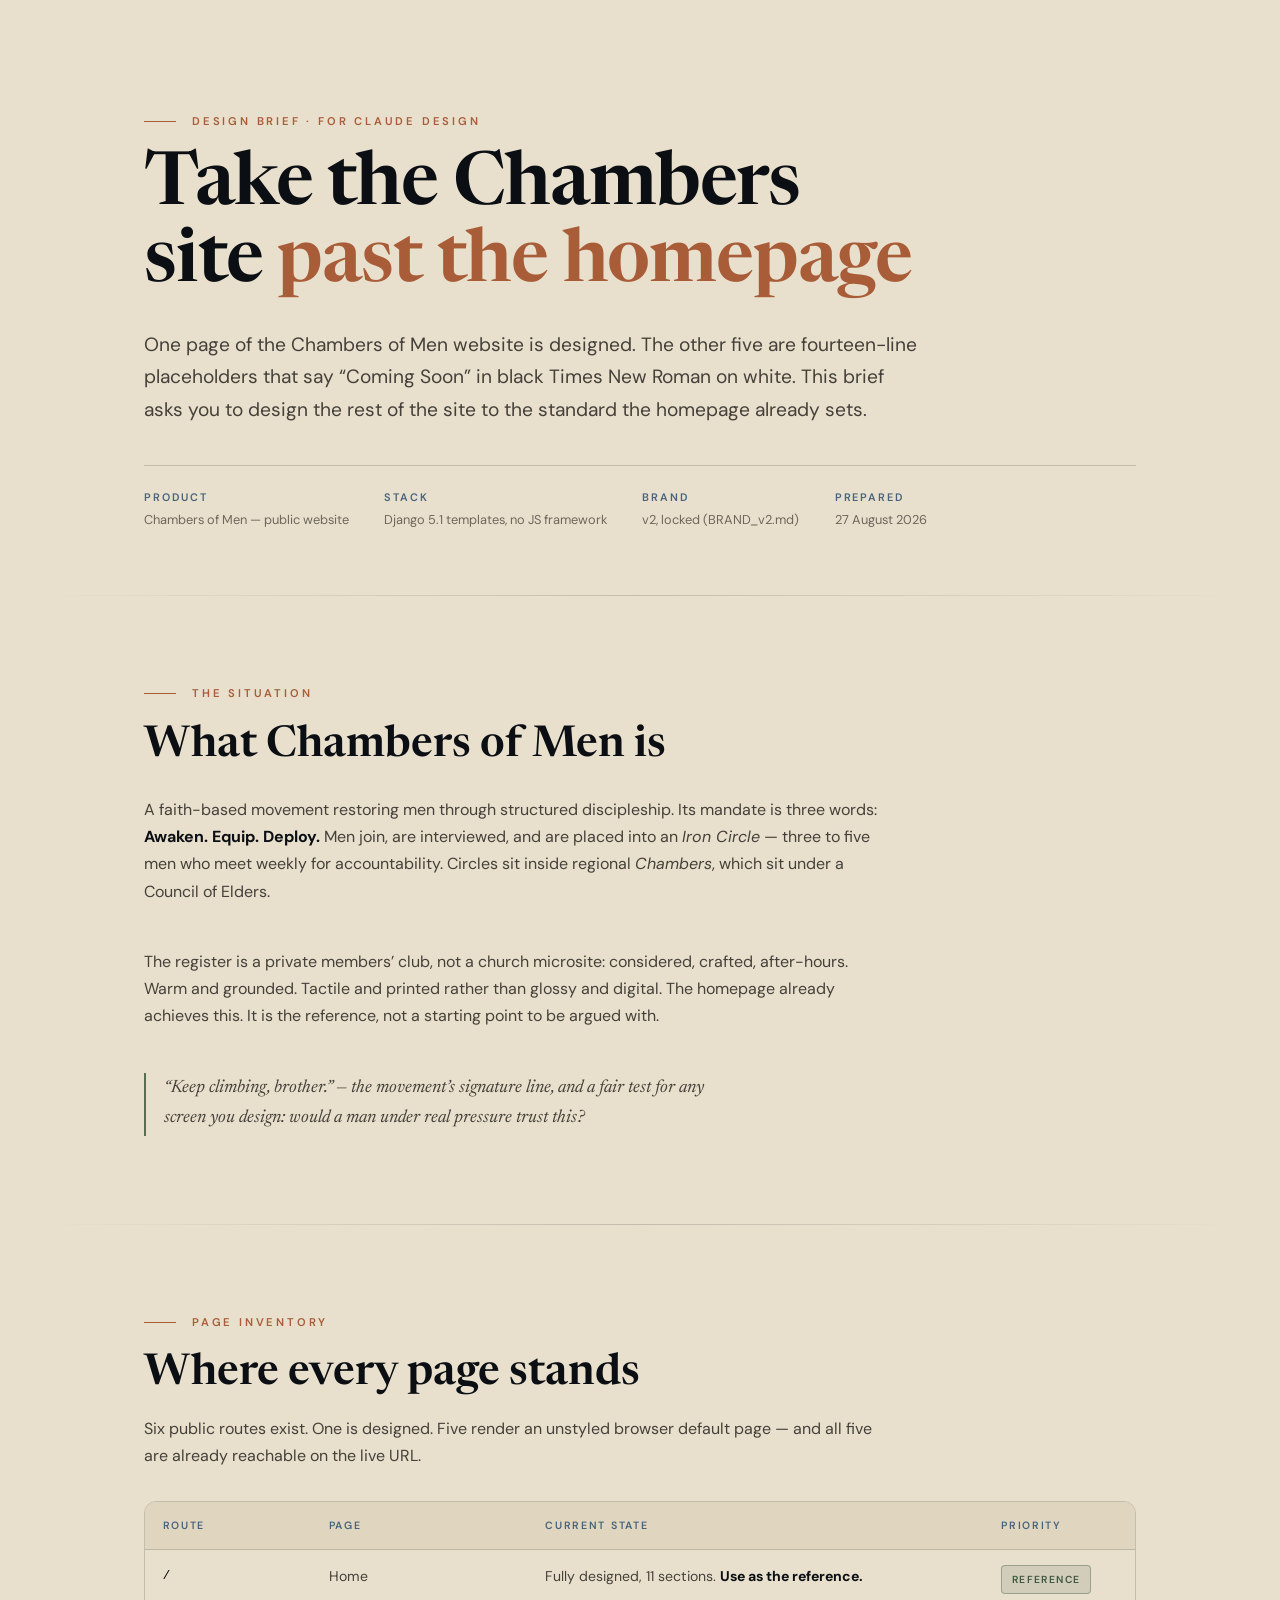
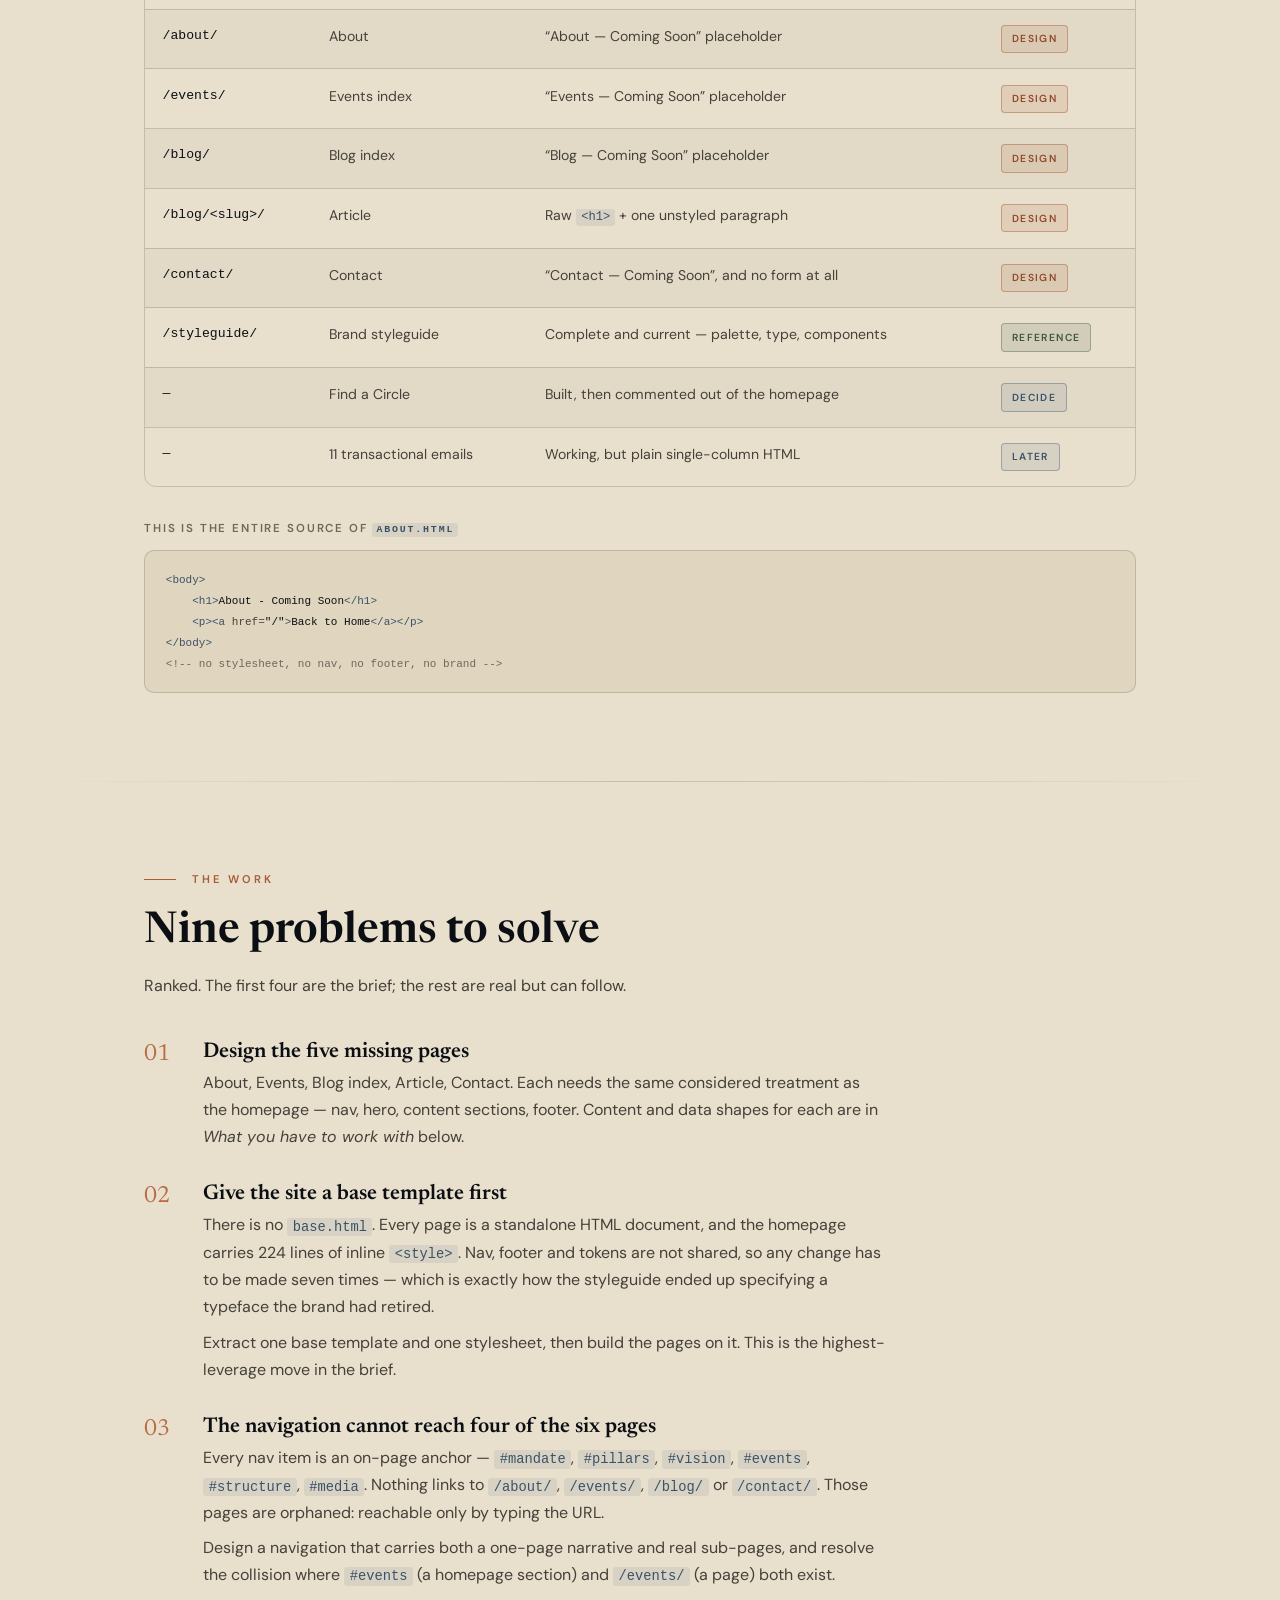
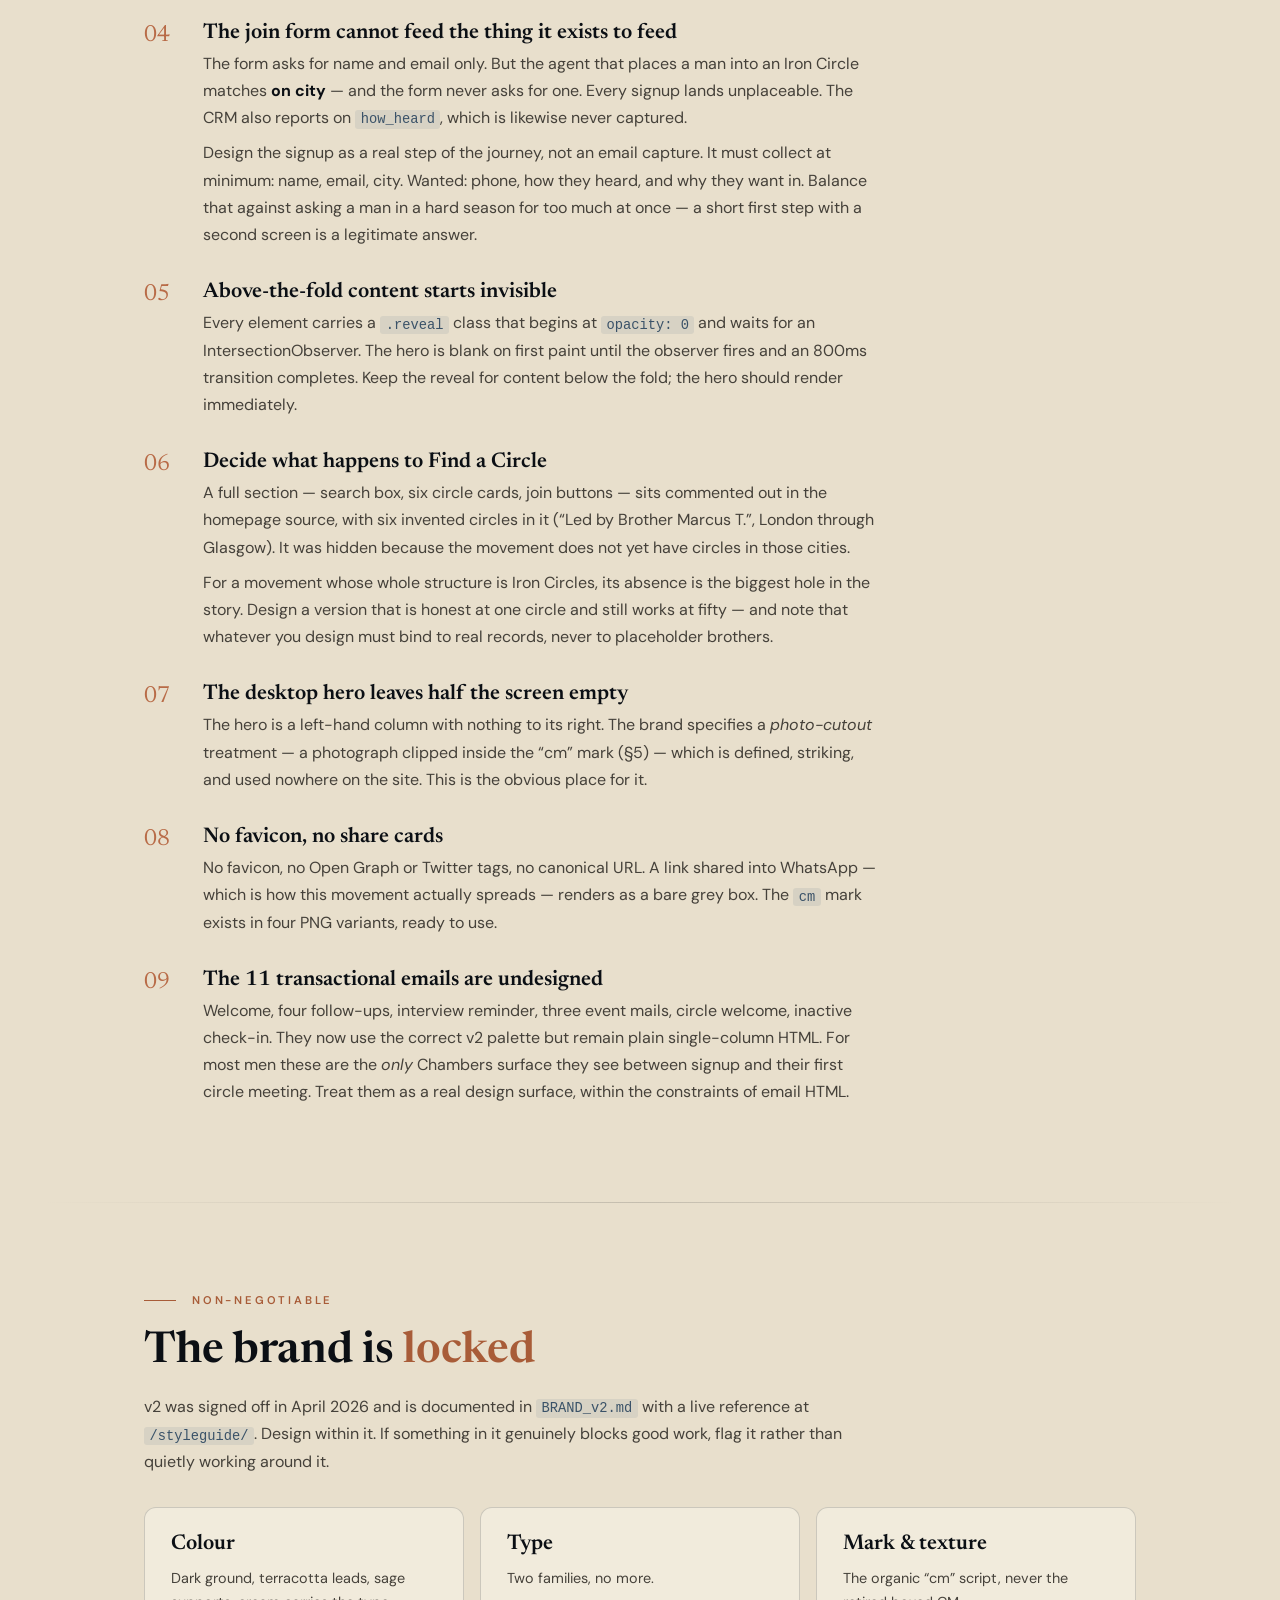
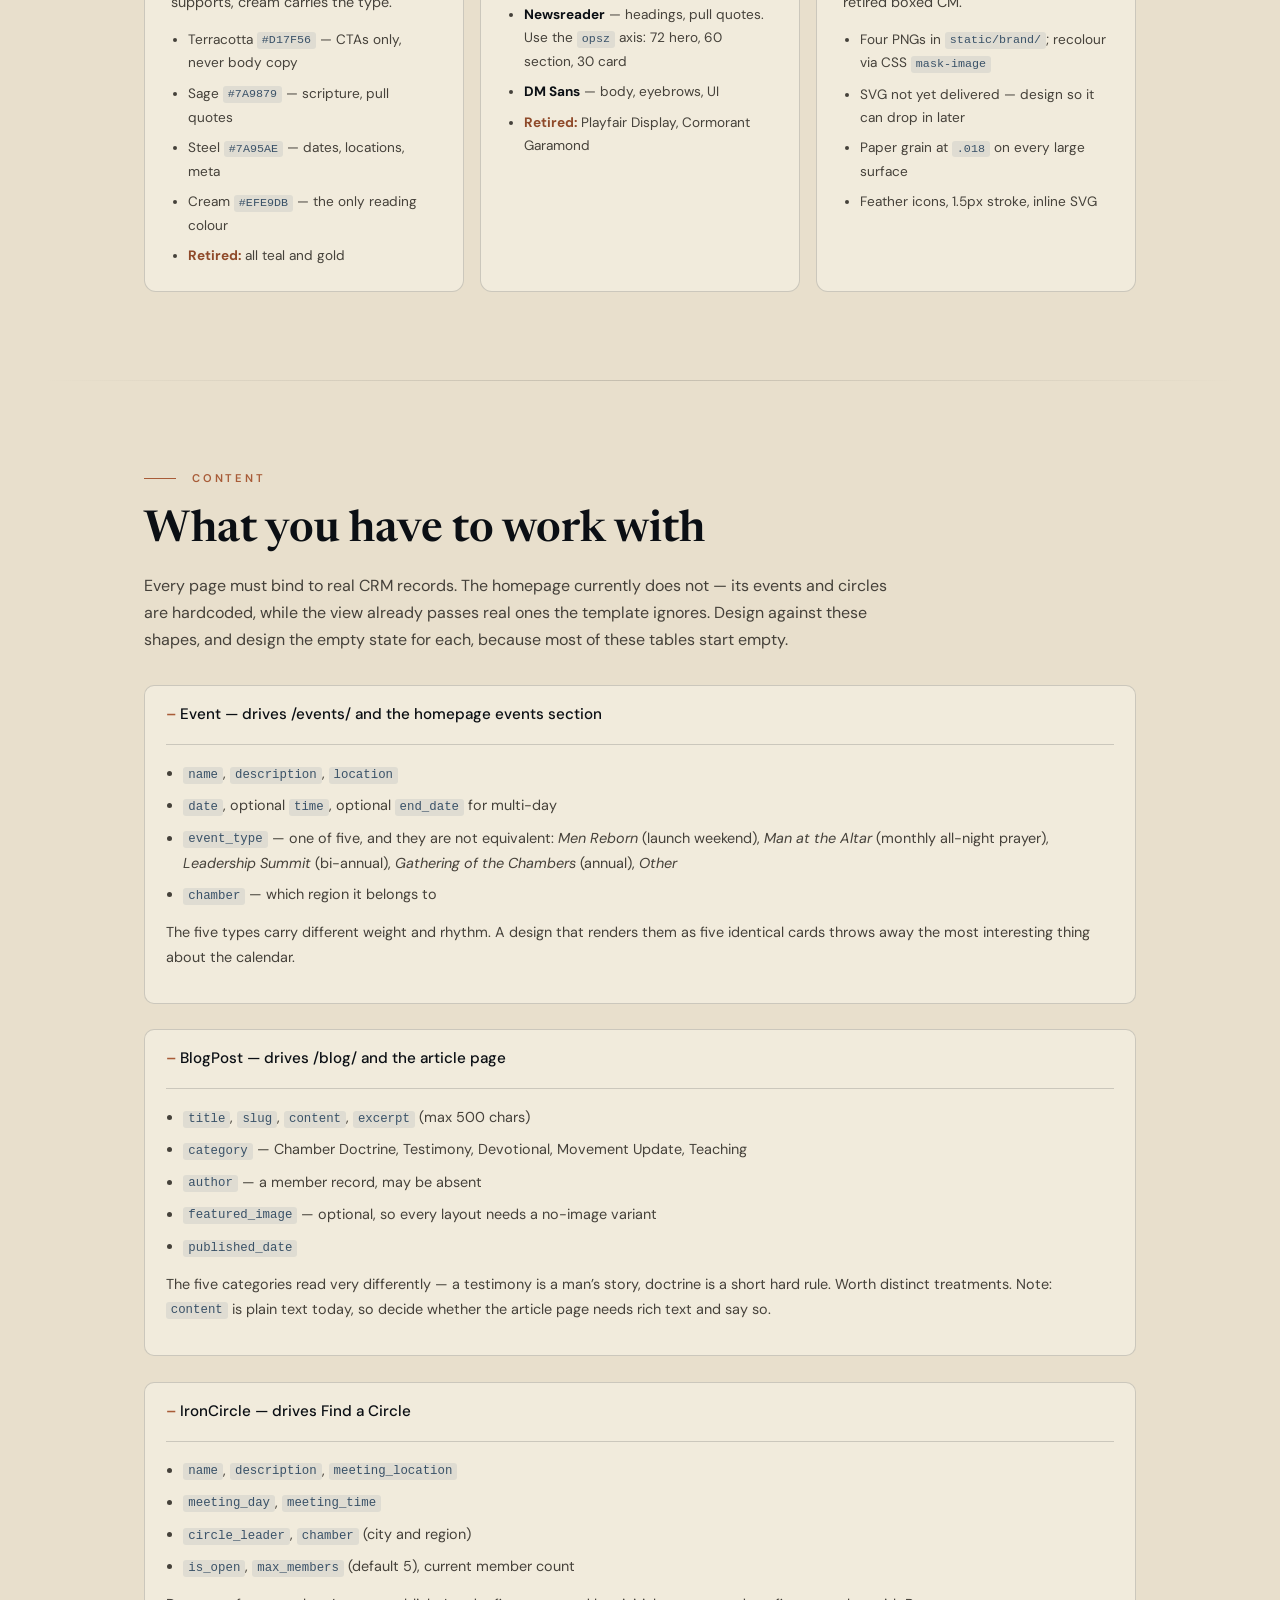
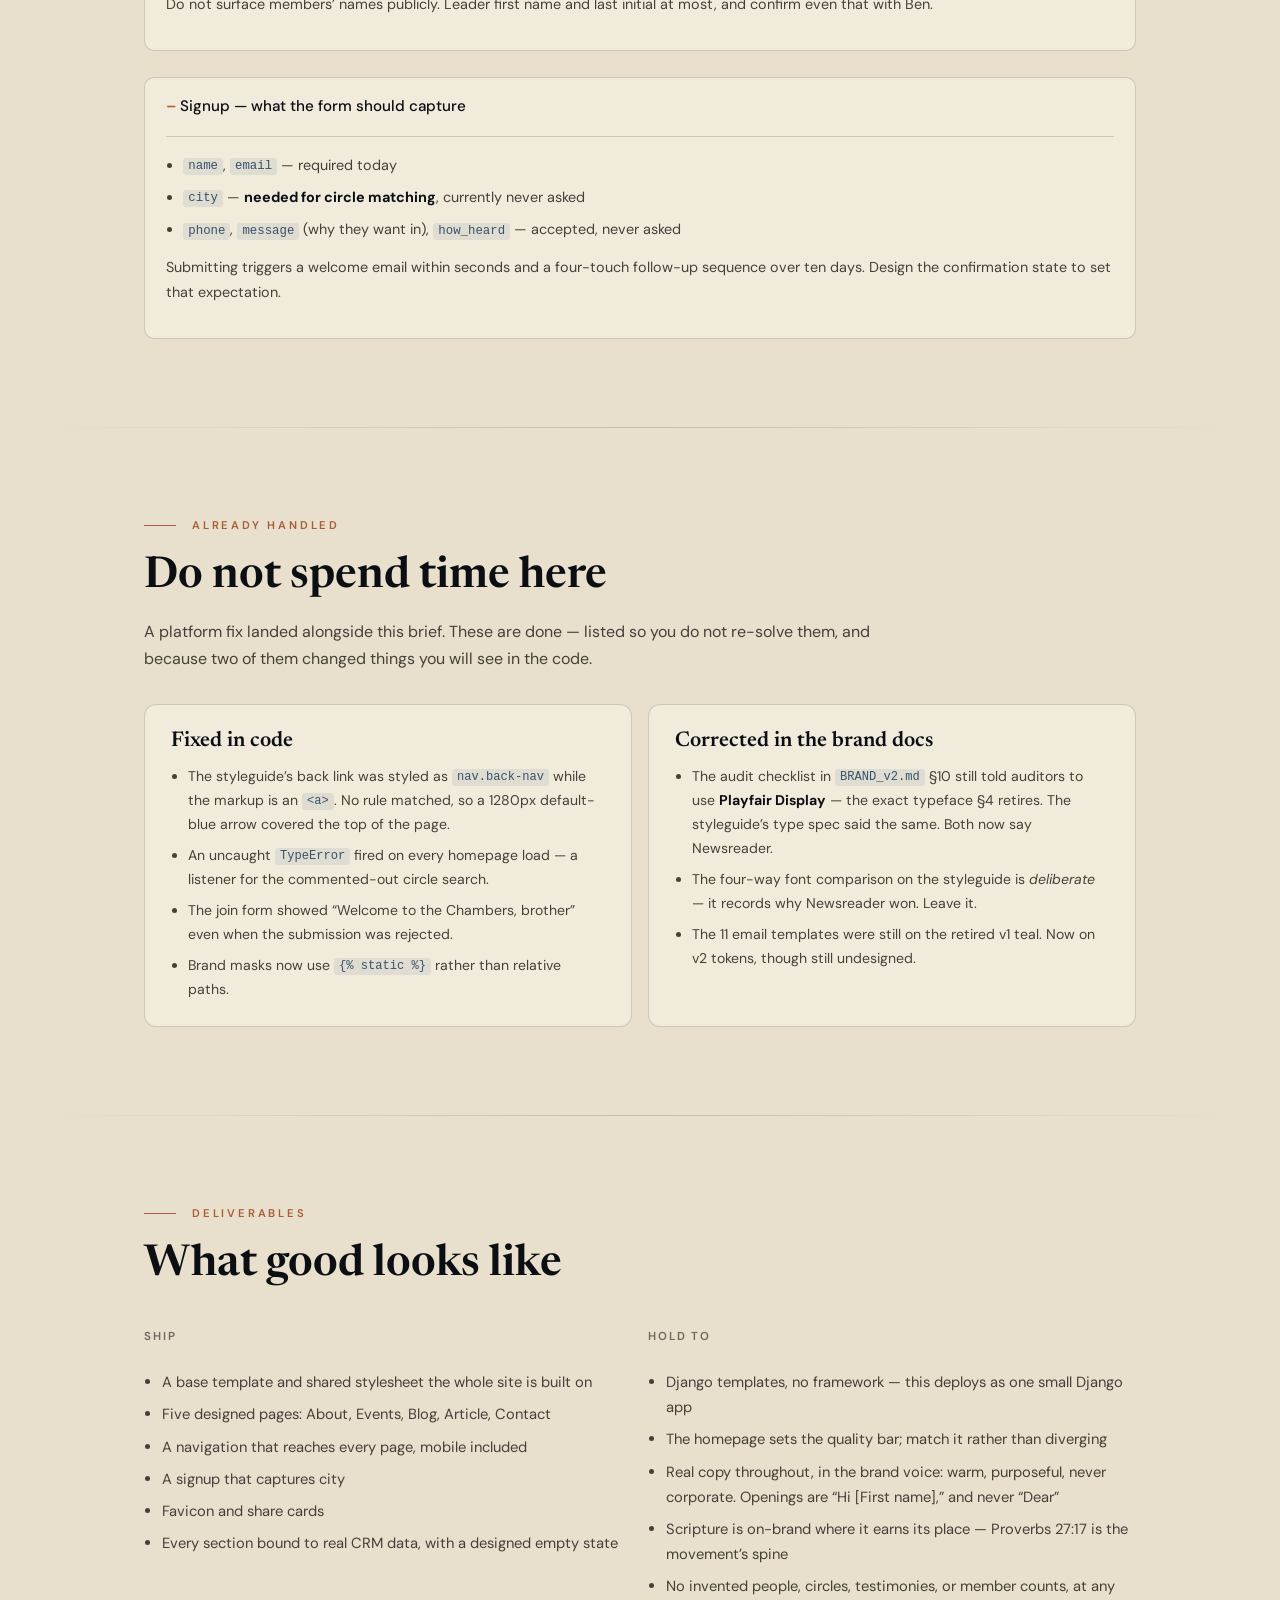
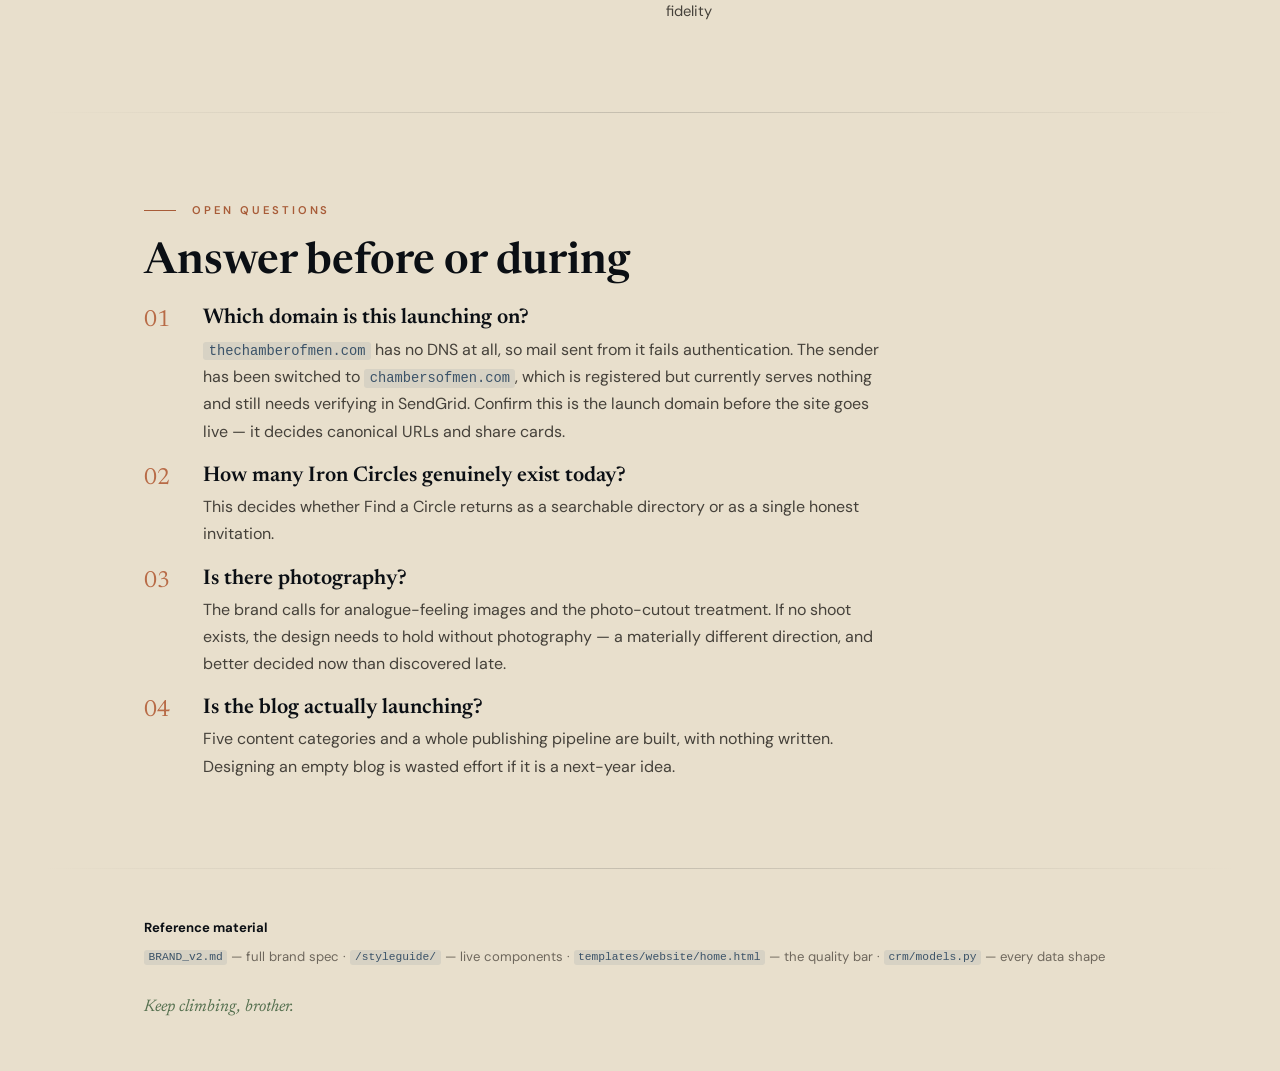
<file: docs/design-brief-paper.html>
<!DOCTYPE html>
<html lang="en">
<head>
<meta charset="utf-8">
<title>Chambers of Men Website Brief</title>
<link rel="preconnect" href="https://fonts.googleapis.com">
<link rel="preconnect" href="https://fonts.gstatic.com" crossorigin>
<link href="https://fonts.googleapis.com/css2?family=Newsreader:ital,opsz,wght@0,6..72,200..800;1,6..72,200..800&family=DM+Sans:ital,opsz,wght@0,9..40,300..700;1,9..40,300..400&display=swap" rel="stylesheet">

<style>
  /* ------------------------------------------------------------------
     Chambers of Men v2 tokens — verbatim from BRAND_v2.md §3.
     This brand deliberately commits to a single dark "members-club"
     world (§3: "the members-club mood lives in the dark"), so this page
     is single-theme by design and paints every colour explicitly.
     ------------------------------------------------------------------ */
  :root {
    --bg-deep: #0B0F14;
    --bg-base: #11161C;
    --bg-surface: #181F28;
    --bg-elevated: #1F2731;

    --terracotta: #D17F56;
    --terracotta-light: #E39972;
    --terracotta-dim: #B86B47;
    --terracotta-glow: rgba(209,127,86,.15);

    --sage: #7A9879;
    --sage-light: #94AB93;
    --sage-dim: #5F7A5E;
    --sage-glow: rgba(122,152,121,.14);

    --steel: #7A95AE;
    --steel-light: #A8C5DE;
    --steel-glow: rgba(122,149,174,.10);

    --cream: #EFE9DB;
    --text-primary: #EFE9DB;
    --text-secondary: #A8B0B8;
    --text-dim: #6B737C;

    --border: rgba(239,233,219,.08);
    --border-hover: rgba(209,127,86,.22);

    --measure: 68ch;
    --gutter: clamp(1.25rem, 5vw, 4rem);
  }

  * { box-sizing: border-box; }

  body {
    margin: 0;
    background: var(--bg-deep);
    color: var(--text-secondary);
    font-family: 'DM Sans', -apple-system, 'Segoe UI', Helvetica, Arial, sans-serif;
    font-size: 1rem;
    line-height: 1.7;
    -webkit-font-smoothing: antialiased;
  }

  /* Paper grain — BRAND_v2.md §5, held at .018 */
  body::after {
    content: '';
    position: fixed; inset: 0;
    background: url("data:image/svg+xml,%3Csvg viewBox='0 0 200 200' xmlns='http://www.w3.org/2000/svg'%3E%3Cfilter id='g'%3E%3CfeTurbulence type='fractalNoise' baseFrequency='.85' numOctaves='3' stitchTiles='stitch'/%3E%3C/filter%3E%3Crect width='100%25' height='100%25' filter='url(%23g)' opacity='.018'/%3E%3C/svg%3E");
    pointer-events: none;
    z-index: 9999;
  }

  h1, h2, h3, h4 {
    font-family: 'Newsreader', Georgia, serif;
    color: var(--cream);
    font-weight: 600;
    line-height: 1.15;
    text-wrap: balance;
    margin: 0;
  }

  .at { color: var(--terracotta); }
  .sg { color: var(--sage); }

  a { color: var(--terracotta); text-decoration-thickness: 1px; text-underline-offset: 3px; }
  a:hover { color: var(--terracotta-light); }
  a:focus-visible,
  summary:focus-visible { outline: 2px solid var(--terracotta); outline-offset: 3px; border-radius: 3px; }

  code {
    font-family: ui-monospace, 'SF Mono', Menlo, Consolas, monospace;
    font-size: .86em;
    color: var(--steel-light);
    background: rgba(122,149,174,.10);
    padding: .12em .4em;
    border-radius: 3px;
  }

  /* ---------- layout ---------- */
  .wrap { max-width: 1120px; margin: 0 auto; padding-inline: var(--gutter); }
  .prose { max-width: var(--measure); }
  .prose p { margin: 0 0 1.1rem; }
  .prose p:last-child { margin-bottom: 0; }

  section { padding-block: clamp(3rem, 7vw, 5.5rem); }

  .sep {
    height: 1px;
    background: linear-gradient(90deg, transparent, var(--border), transparent);
    max-width: 1200px;
    margin: 0 auto;
  }

  .stack { display: flex; flex-direction: column; gap: 1.6rem; }
  .stack-sm { display: flex; flex-direction: column; gap: .75rem; }

  /* ---------- eyebrow — BRAND_v2.md §7 ---------- */
  .eyebrow {
    font-size: .7rem;
    font-weight: 600;
    letter-spacing: .25em;
    text-transform: uppercase;
    color: var(--terracotta);
    display: flex;
    align-items: center;
    gap: 1rem;
    margin-bottom: 1.1rem;
  }
  .eyebrow::before {
    content: '';
    width: 32px; height: 1px;
    background: var(--terracotta);
    flex: none;
  }

  /* ---------- masthead ---------- */
  .masthead { padding-block: clamp(3.5rem, 9vw, 7rem) clamp(2.5rem, 6vw, 4rem); }
  .masthead h1 {
    font-size: clamp(2.6rem, 6vw, 4.6rem);
    font-variation-settings: 'opsz' 72;
    letter-spacing: -.015em;
    line-height: 1.05;
  }
  .masthead .standfirst {
    font-size: clamp(1.05rem, 1.6vw, 1.2rem);
    color: var(--text-secondary);
    max-width: 60ch;
    margin-top: 1.6rem;
  }

  .meta-strip {
    display: flex;
    flex-wrap: wrap;
    gap: .6rem 2.2rem;
    margin-top: 2.4rem;
    padding-top: 1.4rem;
    border-top: 1px solid var(--border);
    font-size: .8rem;
    color: var(--text-dim);
  }
  .meta-strip b {
    display: block;
    font-weight: 600;
    font-size: .68rem;
    letter-spacing: .18em;
    text-transform: uppercase;
    color: var(--steel);
    margin-bottom: .15rem;
  }

  h2 {
    font-size: clamp(1.9rem, 3.6vw, 2.7rem);
    font-variation-settings: 'opsz' 60;
  }
  h3 {
    font-size: 1.32rem;
    font-variation-settings: 'opsz' 30;
  }

  /* ---------- cards ---------- */
  .card {
    background: var(--bg-surface);
    border: 1px solid var(--border);
    border-radius: 12px;
    padding: 1.5rem 1.6rem;
  }
  .grid { display: grid; gap: 1rem; }
  @media (min-width: 720px) { .cols-2 { grid-template-columns: 1fr 1fr; } }
  @media (min-width: 900px) { .cols-3 { grid-template-columns: repeat(3, 1fr); } }

  /* ---------- priority chips ---------- */
  .chip {
    display: inline-flex;
    align-items: center;
    gap: .4rem;
    font-size: .64rem;
    font-weight: 600;
    letter-spacing: .14em;
    text-transform: uppercase;
    padding: .28rem .6rem;
    border-radius: 4px;
    white-space: nowrap;
    border: 1px solid;
  }
  .chip-must  { color: var(--terracotta-light); border-color: var(--border-hover); background: var(--terracotta-glow); }
  .chip-then  { color: var(--steel-light);      border-color: rgba(122,149,174,.24); background: var(--steel-glow); }
  .chip-done  { color: var(--sage-light);       border-color: rgba(122,152,121,.26); background: var(--sage-glow); }

  /* ---------- table ---------- */
  .table-scroll { overflow-x: auto; border: 1px solid var(--border); border-radius: 12px; }
  table { border-collapse: collapse; width: 100%; min-width: 640px; font-size: .88rem; }
  thead th {
    text-align: left;
    font-size: .66rem;
    font-weight: 600;
    letter-spacing: .16em;
    text-transform: uppercase;
    color: var(--steel);
    padding: .9rem 1.1rem;
    background: var(--bg-base);
    border-bottom: 1px solid var(--border);
    white-space: nowrap;
  }
  tbody td {
    padding: .95rem 1.1rem;
    border-bottom: 1px solid var(--border);
    vertical-align: top;
  }
  tbody tr:last-child td { border-bottom: 0; }
  tbody tr:nth-child(even) { background: rgba(239,233,219,.015); }
  td.route { color: var(--cream); font-family: ui-monospace, 'SF Mono', Menlo, monospace; font-size: .82rem; white-space: nowrap; }

  /* ---------- numbered problems (a real ranked list) ---------- */
  ol.problems { list-style: none; counter-reset: p; margin: 0; padding: 0; display: flex; flex-direction: column; gap: 1.5rem; }
  ol.problems > li { counter-increment: p; display: grid; grid-template-columns: 2.6rem 1fr; gap: 1.1rem; }
  ol.problems > li::before {
    content: counter(p, decimal-leading-zero);
    font-family: 'Newsreader', Georgia, serif;
    font-size: 1.45rem;
    font-variation-settings: 'opsz' 30;
    color: var(--terracotta-dim);
    line-height: 1.25;
  }
  ol.problems h3 { margin-bottom: .3rem; }
  ol.problems p { margin: 0 0 .5rem; max-width: 62ch; }

  ul.plain { margin: 0; padding-left: 1.1rem; }
  ul.plain li { margin-bottom: .45rem; }
  ul.plain li:last-child { margin-bottom: 0; }

  .note {
    border-left: 2px solid var(--sage-dim);
    padding: .1rem 0 .1rem 1.1rem;
    color: var(--text-secondary);
    font-family: 'Newsreader', Georgia, serif;
    font-style: italic;
    font-size: 1.1rem;
    font-variation-settings: 'opsz' 36;
    max-width: 58ch;
  }

  pre {
    background: var(--bg-base);
    border: 1px solid var(--border);
    border-radius: 10px;
    padding: 1.1rem 1.3rem;
    overflow-x: auto;
    margin: 0;
    font-size: .8rem;
    line-height: 1.65;
    color: var(--text-secondary);
  }
  pre code { background: none; padding: 0; color: inherit; }
  .c-tag { color: var(--steel-light); }
  .c-txt { color: var(--cream); }
  .c-dim { color: var(--text-dim); }

  details {
    border: 1px solid var(--border);
    border-radius: 10px;
    background: var(--bg-surface);
    padding: 0 1.3rem;
  }
  summary {
    cursor: pointer;
    padding: 1rem 0;
    color: var(--cream);
    font-weight: 500;
    font-size: .95rem;
    list-style: none;
  }
  summary::-webkit-details-marker { display: none; }
  summary::before { content: '+ '; color: var(--terracotta); font-weight: 600; }
  details[open] summary::before { content: '– '; }
  details[open] summary { border-bottom: 1px solid var(--border); margin-bottom: 1rem; }
  details > *:last-child { padding-bottom: 1.2rem; }

  .kicker {
    font-size: .72rem;
    letter-spacing: .16em;
    text-transform: uppercase;
    color: var(--text-dim);
    font-weight: 600;
  }

  footer {
    padding-block: 3rem 4rem;
    color: var(--text-dim);
    font-size: .82rem;
  }

  @media (prefers-reduced-motion: reduce) {
    * { animation: none !important; transition: none !important; }
  }
</style>

<style>
/* ------------------------------------------------------------------
   Print stylesheet. The artifact is a dark, screen-first document;
   these rules make it survive pagination without losing its identity.
   ------------------------------------------------------------------ */
@page { size: A4; margin: 0; }

@media print {
  /* Chrome drops background fills in print by default. Without this the
     dark ground disappears and every cream heading renders white-on-white. */
  *, *::before, *::after {
    -webkit-print-color-adjust: exact !important;
    print-color-adjust: exact !important;
  }

  html, body { background: #0B0F14 !important; }

  /* @page margin is 0 so the dark ground bleeds to the paper edge;
     the real margin lives here instead. */
  body { padding: 16mm 0; font-size: 10.5pt; line-height: 1.6; }
  .wrap { max-width: none; padding-inline: 16mm; }

  /* position:fixed paints on every single page - as a full-page grain
     overlay that means 12 stacked copies. */
  body::after { display: none !important; }

  section { padding-block: 9mm; }
  .masthead { padding-block: 0 9mm; }
  .masthead h1 { font-size: 34pt; }
  .masthead .standfirst { font-size: 12pt; max-width: none; }
  h2 { font-size: 19pt; }
  h3 { font-size: 12.5pt; }
  .prose, .prose p { max-width: none; }

  /* Keep atomic blocks whole across the page break. */
  .card,
  details,
  pre,
  ol.problems > li,
  .meta-strip,
  .note { break-inside: avoid; page-break-inside: avoid; }

  /* Never strand a heading at the foot of a page. */
  h2, h3, .eyebrow { break-after: avoid; page-break-after: avoid; }
  .eyebrow { break-before: auto; }

  /* On screen the table scrolls inside its own box; on paper it must
     simply fit, and repeat its header on each page it spans. */
  .table-scroll { overflow: visible !important; }
  table { min-width: 0 !important; width: 100% !important; font-size: 9pt; }
  thead { display: table-header-group; }
  tbody tr { break-inside: avoid; page-break-inside: avoid; }
  td.route { font-size: 8.5pt; }

  /* <details> markers are interaction affordances with no meaning in print. */
  summary::before { content: '' !important; }
  summary { padding-bottom: .5rem; }

  a { text-decoration: none; }

  /* Grid gaps collapse unpredictably when a grid straddles a page. */
  .grid.cols-2, .grid.cols-3 { display: block; }
  .grid.cols-2 > .card, .grid.cols-3 > .card { margin-bottom: 5mm; }
  .grid.cols-2 > .stack-sm { margin-bottom: 6mm; }

  footer { padding-block: 8mm 0; }
}
</style>


<style>
/* ------------------------------------------------------------------
   PAPER INVERSION — BRAND_v2.md §3.
   "Print collateral, deck cover cards, and physical artefacts can
    invert to paper: Background --cream-warm, Body --bg-deep,
    Accent --terracotta-dim (darker for contrast on cream)."
   A PDF is print collateral, so this is the correct treatment; the
   dark ground is for digital surfaces only.

   The document is entirely token-driven, so redefining the tokens
   also corrects the inline `color: var(--cream)` spans, which would
   otherwise render near-white on cream and vanish.
   ------------------------------------------------------------------ */
:root {
  /* Grounds — warm paper stock */
  --bg-deep:     #E8DFCC;   /* cream-warm: the sheet */
  --bg-base:     #E0D6BF;   /* recessed bands, table head */
  --bg-surface:  #F1EBDC;   /* cards lift off the sheet */
  --bg-elevated: #F5F0E4;

  /* Reading colour inverts: --cream is now the ink, not the paper */
  --cream:          #0B0F14;
  --text-primary:   #0B0F14;
  --text-secondary: #45413A;
  --text-dim:       #6E675C;

  /* Accents darkened for contrast on cream, per §3 */
  --terracotta:       #A85C38;
  --terracotta-light: #8F4A2A;   /* used for "Retired:" emphasis */
  --terracotta-dim:   #B86B47;
  --terracotta-glow:  rgba(168,92,56,.13);

  --sage:       #4B6650;
  --sage-light: #40583F;
  --sage-dim:   #55704F;
  --sage-glow:  rgba(75,102,80,.14);

  --steel:       #47637C;
  --steel-light: #3A5268;
  --steel-glow:  rgba(71,99,124,.11);

  --border:       rgba(11,15,20,.16);
  --border-hover: rgba(168,92,56,.45);
}

/* The few values written as literal rgba rather than through a token. */
code { background: rgba(71,99,124,.11); }
tbody tr:nth-child(even) { background: rgba(11,15,20,.028); }
.chip-then { border-color: rgba(71,99,124,.42); }
.chip-done { border-color: rgba(75,102,80,.42); }
.chip-must { border-color: rgba(168,92,56,.45); }

/* Paper grain reads as dirt on a light ground at the dark-surface value. */
body::after { display: none; }

@media print {
  html, body { background: #E8DFCC !important; }
  /* Hairline rules and card edges need slightly more weight on paper. */
  .card, .table-scroll, details { border-color: rgba(11,15,20,.20); }
  thead th { border-bottom-color: rgba(11,15,20,.28); }
}
</style>
</head>
<body>


<header class="masthead">
  <div class="wrap">
    <div class="eyebrow">Design Brief &middot; For Claude Design</div>
    <h1>Take the Chambers<br>site <span class="at">past the homepage</span></h1>
    <p class="standfirst">
      One page of the Chambers of Men website is designed. The other five are
      fourteen-line placeholders that say &ldquo;Coming Soon&rdquo; in black
      Times New Roman on white. This brief asks you to design the rest of the
      site to the standard the homepage already sets.
    </p>

    <div class="meta-strip">
      <div><b>Product</b>Chambers of Men &mdash; public website</div>
      <div><b>Stack</b>Django 5.1 templates, no JS framework</div>
      <div><b>Brand</b>v2, locked (BRAND_v2.md)</div>
      <div><b>Prepared</b>27 August 2026</div>
    </div>
  </div>
</header>

<div class="sep"></div>

<section>
  <div class="wrap">
    <div class="eyebrow">The Situation</div>
    <div class="prose stack">
      <h2>What Chambers of Men is</h2>
      <p>
        A faith-based movement restoring men through structured discipleship.
        Its mandate is three words: <strong style="color:var(--cream)">Awaken. Equip.
        Deploy.</strong> Men join, are interviewed, and are placed into an
        <em>Iron Circle</em> &mdash; three to five men who meet weekly for
        accountability. Circles sit inside regional <em>Chambers</em>, which sit
        under a Council of Elders.
      </p>
      <p>
        The register is a private members&rsquo; club, not a church microsite:
        considered, crafted, after-hours. Warm and grounded. Tactile and printed
        rather than glossy and digital. The homepage already achieves this. It is
        the reference, not a starting point to be argued with.
      </p>
      <p class="note">
        &ldquo;Keep climbing, brother.&rdquo; &mdash; the movement&rsquo;s
        signature line, and a fair test for any screen you design: would a man
        under real pressure trust this?
      </p>
    </div>
  </div>
</section>

<div class="sep"></div>

<section>
  <div class="wrap">
    <div class="eyebrow">Page Inventory</div>
    <h2>Where every page stands</h2>
    <p class="prose" style="margin:1rem 0 2rem">
      Six public routes exist. One is designed. Five render an unstyled browser
      default page &mdash; and all five are already reachable on the live URL.
    </p>

    <div class="table-scroll">
      <table>
        <thead>
          <tr>
            <th>Route</th>
            <th>Page</th>
            <th>Current state</th>
            <th>Priority</th>
          </tr>
        </thead>
        <tbody>
          <tr>
            <td class="route">/</td>
            <td>Home</td>
            <td>Fully designed, 11 sections. <strong style="color:var(--cream)">Use as the reference.</strong></td>
            <td><span class="chip chip-done">Reference</span></td>
          </tr>
          <tr>
            <td class="route">/about/</td>
            <td>About</td>
            <td>&ldquo;About &mdash; Coming Soon&rdquo; placeholder</td>
            <td><span class="chip chip-must">Design</span></td>
          </tr>
          <tr>
            <td class="route">/events/</td>
            <td>Events index</td>
            <td>&ldquo;Events &mdash; Coming Soon&rdquo; placeholder</td>
            <td><span class="chip chip-must">Design</span></td>
          </tr>
          <tr>
            <td class="route">/blog/</td>
            <td>Blog index</td>
            <td>&ldquo;Blog &mdash; Coming Soon&rdquo; placeholder</td>
            <td><span class="chip chip-must">Design</span></td>
          </tr>
          <tr>
            <td class="route">/blog/&lt;slug&gt;/</td>
            <td>Article</td>
            <td>Raw <code>&lt;h1&gt;</code> + one unstyled paragraph</td>
            <td><span class="chip chip-must">Design</span></td>
          </tr>
          <tr>
            <td class="route">/contact/</td>
            <td>Contact</td>
            <td>&ldquo;Contact &mdash; Coming Soon&rdquo;, and no form at all</td>
            <td><span class="chip chip-must">Design</span></td>
          </tr>
          <tr>
            <td class="route">/styleguide/</td>
            <td>Brand styleguide</td>
            <td>Complete and current &mdash; palette, type, components</td>
            <td><span class="chip chip-done">Reference</span></td>
          </tr>
          <tr>
            <td class="route">&mdash;</td>
            <td>Find a Circle</td>
            <td>Built, then commented out of the homepage</td>
            <td><span class="chip chip-then">Decide</span></td>
          </tr>
          <tr>
            <td class="route">&mdash;</td>
            <td>11 transactional emails</td>
            <td>Working, but plain single-column HTML</td>
            <td><span class="chip chip-then">Later</span></td>
          </tr>
        </tbody>
      </table>
    </div>

    <div style="margin-top:2rem">
      <p class="kicker" style="margin-bottom:.7rem">This is the entire source of <code>about.html</code></p>
      <pre><code><span class="c-tag">&lt;body&gt;</span>
    <span class="c-tag">&lt;h1&gt;</span><span class="c-txt">About - Coming Soon</span><span class="c-tag">&lt;/h1&gt;</span>
    <span class="c-tag">&lt;p&gt;&lt;a</span> href=<span class="c-txt">"/"</span><span class="c-tag">&gt;</span><span class="c-txt">Back to Home</span><span class="c-tag">&lt;/a&gt;&lt;/p&gt;</span>
<span class="c-tag">&lt;/body&gt;</span>
<span class="c-dim">&lt;!-- no stylesheet, no nav, no footer, no brand --&gt;</span></code></pre>
    </div>
  </div>
</section>

<div class="sep"></div>

<section>
  <div class="wrap">
    <div class="eyebrow">The Work</div>
    <h2>Nine problems to solve</h2>
    <p class="prose" style="margin:1rem 0 2.5rem">
      Ranked. The first four are the brief; the rest are real but can follow.
    </p>

    <ol class="problems">
      <li>
        <div>
          <h3>Design the five missing pages</h3>
          <p>
            About, Events, Blog index, Article, Contact. Each needs the same
            considered treatment as the homepage &mdash; nav, hero, content
            sections, footer. Content and data shapes for each are in
            <em>What you have to work with</em> below.
          </p>
        </div>
      </li>

      <li>
        <div>
          <h3>Give the site a base template first</h3>
          <p>
            There is no <code>base.html</code>. Every page is a standalone HTML
            document, and the homepage carries 224 lines of inline
            <code>&lt;style&gt;</code>. Nav, footer and tokens are not shared, so
            any change has to be made seven times &mdash; which is exactly how the
            styleguide ended up specifying a typeface the brand had retired.
          </p>
          <p>
            Extract one base template and one stylesheet, then build the pages on
            it. This is the highest-leverage move in the brief.
          </p>
        </div>
      </li>

      <li>
        <div>
          <h3>The navigation cannot reach four of the six pages</h3>
          <p>
            Every nav item is an on-page anchor &mdash;
            <code>#mandate</code>, <code>#pillars</code>, <code>#vision</code>,
            <code>#events</code>, <code>#structure</code>, <code>#media</code>.
            Nothing links to <code>/about/</code>, <code>/events/</code>,
            <code>/blog/</code> or <code>/contact/</code>. Those pages are
            orphaned: reachable only by typing the URL.
          </p>
          <p>
            Design a navigation that carries both a one-page narrative and real
            sub-pages, and resolve the collision where <code>#events</code>
            (a homepage section) and <code>/events/</code> (a page) both exist.
          </p>
        </div>
      </li>

      <li>
        <div>
          <h3>The join form cannot feed the thing it exists to feed</h3>
          <p>
            The form asks for name and email only. But the agent that places a man
            into an Iron Circle matches <strong style="color:var(--cream)">on
            city</strong> &mdash; and the form never asks for one. Every signup
            lands unplaceable. The CRM also reports on <code>how_heard</code>,
            which is likewise never captured.
          </p>
          <p>
            Design the signup as a real step of the journey, not an email capture.
            It must collect at minimum: name, email, city. Wanted:
            phone, how they heard, and why they want in. Balance that against
            asking a man in a hard season for too much at once &mdash; a short
            first step with a second screen is a legitimate answer.
          </p>
        </div>
      </li>

      <li>
        <div>
          <h3>Above-the-fold content starts invisible</h3>
          <p>
            Every element carries a <code>.reveal</code> class that begins at
            <code>opacity: 0</code> and waits for an IntersectionObserver. The
            hero is blank on first paint until the observer fires and an 800ms
            transition completes. Keep the reveal for content below the fold;
            the hero should render immediately.
          </p>
        </div>
      </li>

      <li>
        <div>
          <h3>Decide what happens to Find a Circle</h3>
          <p>
            A full section &mdash; search box, six circle cards, join buttons
            &mdash; sits commented out in the homepage source, with six invented
            circles in it (&ldquo;Led by Brother Marcus T.&rdquo;, London through
            Glasgow). It was hidden because the movement does not yet have circles
            in those cities.
          </p>
          <p>
            For a movement whose whole structure is Iron Circles, its absence is
            the biggest hole in the story. Design a version that is honest at
            one circle and still works at fifty &mdash; and note that whatever you
            design must bind to real records, never to placeholder brothers.
          </p>
        </div>
      </li>

      <li>
        <div>
          <h3>The desktop hero leaves half the screen empty</h3>
          <p>
            The hero is a left-hand column with nothing to its right. The brand
            specifies a <em>photo-cutout</em> treatment &mdash; a photograph
            clipped inside the &ldquo;cm&rdquo; mark (§5) &mdash; which is
            defined, striking, and used nowhere on the site. This is the obvious
            place for it.
          </p>
        </div>
      </li>

      <li>
        <div>
          <h3>No favicon, no share cards</h3>
          <p>
            No favicon, no Open Graph or Twitter tags, no canonical URL. A link
            shared into WhatsApp &mdash; which is how this movement actually
            spreads &mdash; renders as a bare grey box. The
            <code>cm</code> mark exists in four PNG variants, ready to use.
          </p>
        </div>
      </li>

      <li>
        <div>
          <h3>The 11 transactional emails are undesigned</h3>
          <p>
            Welcome, four follow-ups, interview reminder, three event mails,
            circle welcome, inactive check-in. They now use the correct v2
            palette but remain plain single-column HTML. For most men these are
            the <em>only</em> Chambers surface they see between signup and their
            first circle meeting. Treat them as a real design surface, within
            the constraints of email HTML.
          </p>
        </div>
      </li>
    </ol>
  </div>
</section>

<div class="sep"></div>

<section>
  <div class="wrap">
    <div class="eyebrow">Non-negotiable</div>
    <h2>The brand is <span class="at">locked</span></h2>
    <p class="prose" style="margin:1rem 0 2rem">
      v2 was signed off in April 2026 and is documented in
      <code>BRAND_v2.md</code> with a live reference at <code>/styleguide/</code>.
      Design within it. If something in it genuinely blocks good work, flag it
      rather than quietly working around it.
    </p>

    <div class="grid cols-3">
      <div class="card">
        <h3 style="margin-bottom:.6rem">Colour</h3>
        <p style="margin:0 0 .8rem;font-size:.9rem">Dark ground, terracotta leads, sage supports, cream carries the type.</p>
        <ul class="plain" style="font-size:.85rem">
          <li>Terracotta <code>#D17F56</code> &mdash; CTAs only, never body copy</li>
          <li>Sage <code>#7A9879</code> &mdash; scripture, pull quotes</li>
          <li>Steel <code>#7A95AE</code> &mdash; dates, locations, meta</li>
          <li>Cream <code>#EFE9DB</code> &mdash; the only reading colour</li>
          <li><strong style="color:var(--terracotta-light)">Retired:</strong> all teal and gold</li>
        </ul>
      </div>

      <div class="card">
        <h3 style="margin-bottom:.6rem">Type</h3>
        <p style="margin:0 0 .8rem;font-size:.9rem">Two families, no more.</p>
        <ul class="plain" style="font-size:.85rem">
          <li><strong style="color:var(--cream)">Newsreader</strong> &mdash; headings, pull quotes. Use the <code>opsz</code> axis: 72 hero, 60 section, 30 card</li>
          <li><strong style="color:var(--cream)">DM Sans</strong> &mdash; body, eyebrows, UI</li>
          <li><strong style="color:var(--terracotta-light)">Retired:</strong> Playfair Display, Cormorant Garamond</li>
        </ul>
      </div>

      <div class="card">
        <h3 style="margin-bottom:.6rem">Mark &amp; texture</h3>
        <p style="margin:0 0 .8rem;font-size:.9rem">The organic &ldquo;cm&rdquo; script, never the retired boxed CM.</p>
        <ul class="plain" style="font-size:.85rem">
          <li>Four PNGs in <code>static/brand/</code>; recolour via CSS <code>mask-image</code></li>
          <li>SVG not yet delivered &mdash; design so it can drop in later</li>
          <li>Paper grain at <code>.018</code> on every large surface</li>
          <li>Feather icons, 1.5px stroke, inline SVG</li>
        </ul>
      </div>
    </div>
  </div>
</section>

<div class="sep"></div>

<section>
  <div class="wrap">
    <div class="eyebrow">Content</div>
    <h2>What you have to work with</h2>
    <p class="prose" style="margin:1rem 0 2rem">
      Every page must bind to real CRM records. The homepage currently does not
      &mdash; its events and circles are hardcoded, while the view already passes
      real ones the template ignores. Design against these shapes, and design the
      empty state for each, because most of these tables start empty.
    </p>

    <div class="stack">
      <details open>
        <summary>Event &mdash; drives /events/ and the homepage events section</summary>
        <ul class="plain" style="font-size:.9rem">
          <li><code>name</code>, <code>description</code>, <code>location</code></li>
          <li><code>date</code>, optional <code>time</code>, optional <code>end_date</code> for multi-day</li>
          <li><code>event_type</code> &mdash; one of five, and they are not equivalent: <em>Men Reborn</em> (launch weekend), <em>Man at the Altar</em> (monthly all-night prayer), <em>Leadership Summit</em> (bi-annual), <em>Gathering of the Chambers</em> (annual), <em>Other</em></li>
          <li><code>chamber</code> &mdash; which region it belongs to</li>
        </ul>
        <p style="font-size:.9rem;margin-top:.8rem">
          The five types carry different weight and rhythm. A design that renders
          them as five identical cards throws away the most interesting thing
          about the calendar.
        </p>
      </details>

      <details open>
        <summary>BlogPost &mdash; drives /blog/ and the article page</summary>
        <ul class="plain" style="font-size:.9rem">
          <li><code>title</code>, <code>slug</code>, <code>content</code>, <code>excerpt</code> (max 500 chars)</li>
          <li><code>category</code> &mdash; Chamber Doctrine, Testimony, Devotional, Movement Update, Teaching</li>
          <li><code>author</code> &mdash; a member record, may be absent</li>
          <li><code>featured_image</code> &mdash; optional, so every layout needs a no-image variant</li>
          <li><code>published_date</code></li>
        </ul>
        <p style="font-size:.9rem;margin-top:.8rem">
          The five categories read very differently &mdash; a testimony is a
          man&rsquo;s story, doctrine is a short hard rule. Worth distinct
          treatments. Note: <code>content</code> is plain text today, so decide
          whether the article page needs rich text and say so.
        </p>
      </details>

      <details open>
        <summary>IronCircle &mdash; drives Find a Circle</summary>
        <ul class="plain" style="font-size:.9rem">
          <li><code>name</code>, <code>description</code>, <code>meeting_location</code></li>
          <li><code>meeting_day</code>, <code>meeting_time</code></li>
          <li><code>circle_leader</code>, <code>chamber</code> (city and region)</li>
          <li><code>is_open</code>, <code>max_members</code> (default 5), current member count</li>
        </ul>
        <p style="font-size:.9rem;margin-top:.8rem">
          Do not surface members&rsquo; names publicly. Leader first name and
          last initial at most, and confirm even that with Ben.
        </p>
      </details>

      <details open>
        <summary>Signup &mdash; what the form should capture</summary>
        <ul class="plain" style="font-size:.9rem">
          <li><code>name</code>, <code>email</code> &mdash; required today</li>
          <li><code>city</code> &mdash; <strong style="color:var(--cream)">needed for circle matching</strong>, currently never asked</li>
          <li><code>phone</code>, <code>message</code> (why they want in), <code>how_heard</code> &mdash; accepted, never asked</li>
        </ul>
        <p style="font-size:.9rem;margin-top:.8rem">
          Submitting triggers a welcome email within seconds and a
          four-touch follow-up sequence over ten days. Design the confirmation
          state to set that expectation.
        </p>
      </details>
    </div>
  </div>
</section>

<div class="sep"></div>

<section>
  <div class="wrap">
    <div class="eyebrow">Already Handled</div>
    <h2>Do not spend time here</h2>
    <p class="prose" style="margin:1rem 0 2rem">
      A platform fix landed alongside this brief. These are done &mdash; listed
      so you do not re-solve them, and because two of them changed things you
      will see in the code.
    </p>

    <div class="grid cols-2">
      <div class="card">
        <h3 style="margin-bottom:.7rem">Fixed in code</h3>
        <ul class="plain" style="font-size:.88rem">
          <li>The styleguide&rsquo;s back link was styled as <code>nav.back-nav</code> while the markup is an <code>&lt;a&gt;</code>. No rule matched, so a 1280px default-blue arrow covered the top of the page.</li>
          <li>An uncaught <code>TypeError</code> fired on every homepage load &mdash; a listener for the commented-out circle search.</li>
          <li>The join form showed &ldquo;Welcome to the Chambers, brother&rdquo; even when the submission was rejected.</li>
          <li>Brand masks now use <code>{% static %}</code> rather than relative paths.</li>
        </ul>
      </div>

      <div class="card">
        <h3 style="margin-bottom:.7rem">Corrected in the brand docs</h3>
        <ul class="plain" style="font-size:.88rem">
          <li>The audit checklist in <code>BRAND_v2.md</code> §10 still told auditors to use <strong style="color:var(--cream)">Playfair Display</strong> &mdash; the exact typeface §4 retires. The styleguide&rsquo;s type spec said the same. Both now say Newsreader.</li>
          <li>The four-way font comparison on the styleguide is <em>deliberate</em> &mdash; it records why Newsreader won. Leave it.</li>
          <li>The 11 email templates were still on the retired v1 teal. Now on v2 tokens, though still undesigned.</li>
        </ul>
      </div>
    </div>
  </div>
</section>

<div class="sep"></div>

<section>
  <div class="wrap">
    <div class="eyebrow">Deliverables</div>
    <h2>What good looks like</h2>

    <div class="grid cols-2" style="margin-top:1.6rem">
      <div class="stack-sm">
        <p class="kicker">Ship</p>
        <ul class="plain" style="font-size:.92rem">
          <li>A base template and shared stylesheet the whole site is built on</li>
          <li>Five designed pages: About, Events, Blog, Article, Contact</li>
          <li>A navigation that reaches every page, mobile included</li>
          <li>A signup that captures city</li>
          <li>Favicon and share cards</li>
          <li>Every section bound to real CRM data, with a designed empty state</li>
        </ul>
      </div>

      <div class="stack-sm">
        <p class="kicker">Hold to</p>
        <ul class="plain" style="font-size:.92rem">
          <li>Django templates, no framework &mdash; this deploys as one small Django app</li>
          <li>The homepage sets the quality bar; match it rather than diverging</li>
          <li>Real copy throughout, in the brand voice: warm, purposeful, never corporate. Openings are &ldquo;Hi [First name],&rdquo; and never &ldquo;Dear&rdquo;</li>
          <li>Scripture is on-brand where it earns its place &mdash; Proverbs 27:17 is the movement&rsquo;s spine</li>
          <li>No invented people, circles, testimonies, or member counts, at any fidelity</li>
        </ul>
      </div>
    </div>
  </div>
</section>

<div class="sep"></div>

<section>
  <div class="wrap">
    <div class="eyebrow">Open Questions</div>
    <h2>Answer before or during</h2>
    <div class="prose stack" style="margin-top:1.2rem">
      <ol class="problems" style="gap:1.2rem">
        <li>
          <div>
            <h3>Which domain is this launching on?</h3>
            <p>
              <code>thechamberofmen.com</code> has no DNS at all, so mail sent
              from it fails authentication. The sender has been switched to
              <code>chambersofmen.com</code>, which is registered but currently
              serves nothing and still needs verifying in SendGrid. Confirm this
              is the launch domain before the site goes live &mdash; it decides
              canonical URLs and share cards.
            </p>
          </div>
        </li>
        <li>
          <div>
            <h3>How many Iron Circles genuinely exist today?</h3>
            <p>
              This decides whether Find a Circle returns as a searchable
              directory or as a single honest invitation.
            </p>
          </div>
        </li>
        <li>
          <div>
            <h3>Is there photography?</h3>
            <p>
              The brand calls for analogue-feeling images and the photo-cutout
              treatment. If no shoot exists, the design needs to hold without
              photography &mdash; a materially different direction, and better
              decided now than discovered late.
            </p>
          </div>
        </li>
        <li>
          <div>
            <h3>Is the blog actually launching?</h3>
            <p>
              Five content categories and a whole publishing pipeline are built,
              with nothing written. Designing an empty blog is wasted effort if
              it is a next-year idea.
            </p>
          </div>
        </li>
      </ol>
    </div>
  </div>
</section>

<div class="sep"></div>

<footer>
  <div class="wrap">
    <p style="margin:0 0 .4rem"><strong style="color:var(--cream)">Reference material</strong></p>
    <p style="margin:0">
      <code>BRAND_v2.md</code> &mdash; full brand spec &middot;
      <code>/styleguide/</code> &mdash; live components &middot;
      <code>templates/website/home.html</code> &mdash; the quality bar &middot;
      <code>crm/models.py</code> &mdash; every data shape
    </p>
    <p style="margin:1.6rem 0 0;font-family:'Newsreader',Georgia,serif;font-style:italic;color:var(--sage-dim);font-size:1.05rem">
      Keep climbing, brother.
    </p>
  </div>
</footer>

</body>
</html>
</file>
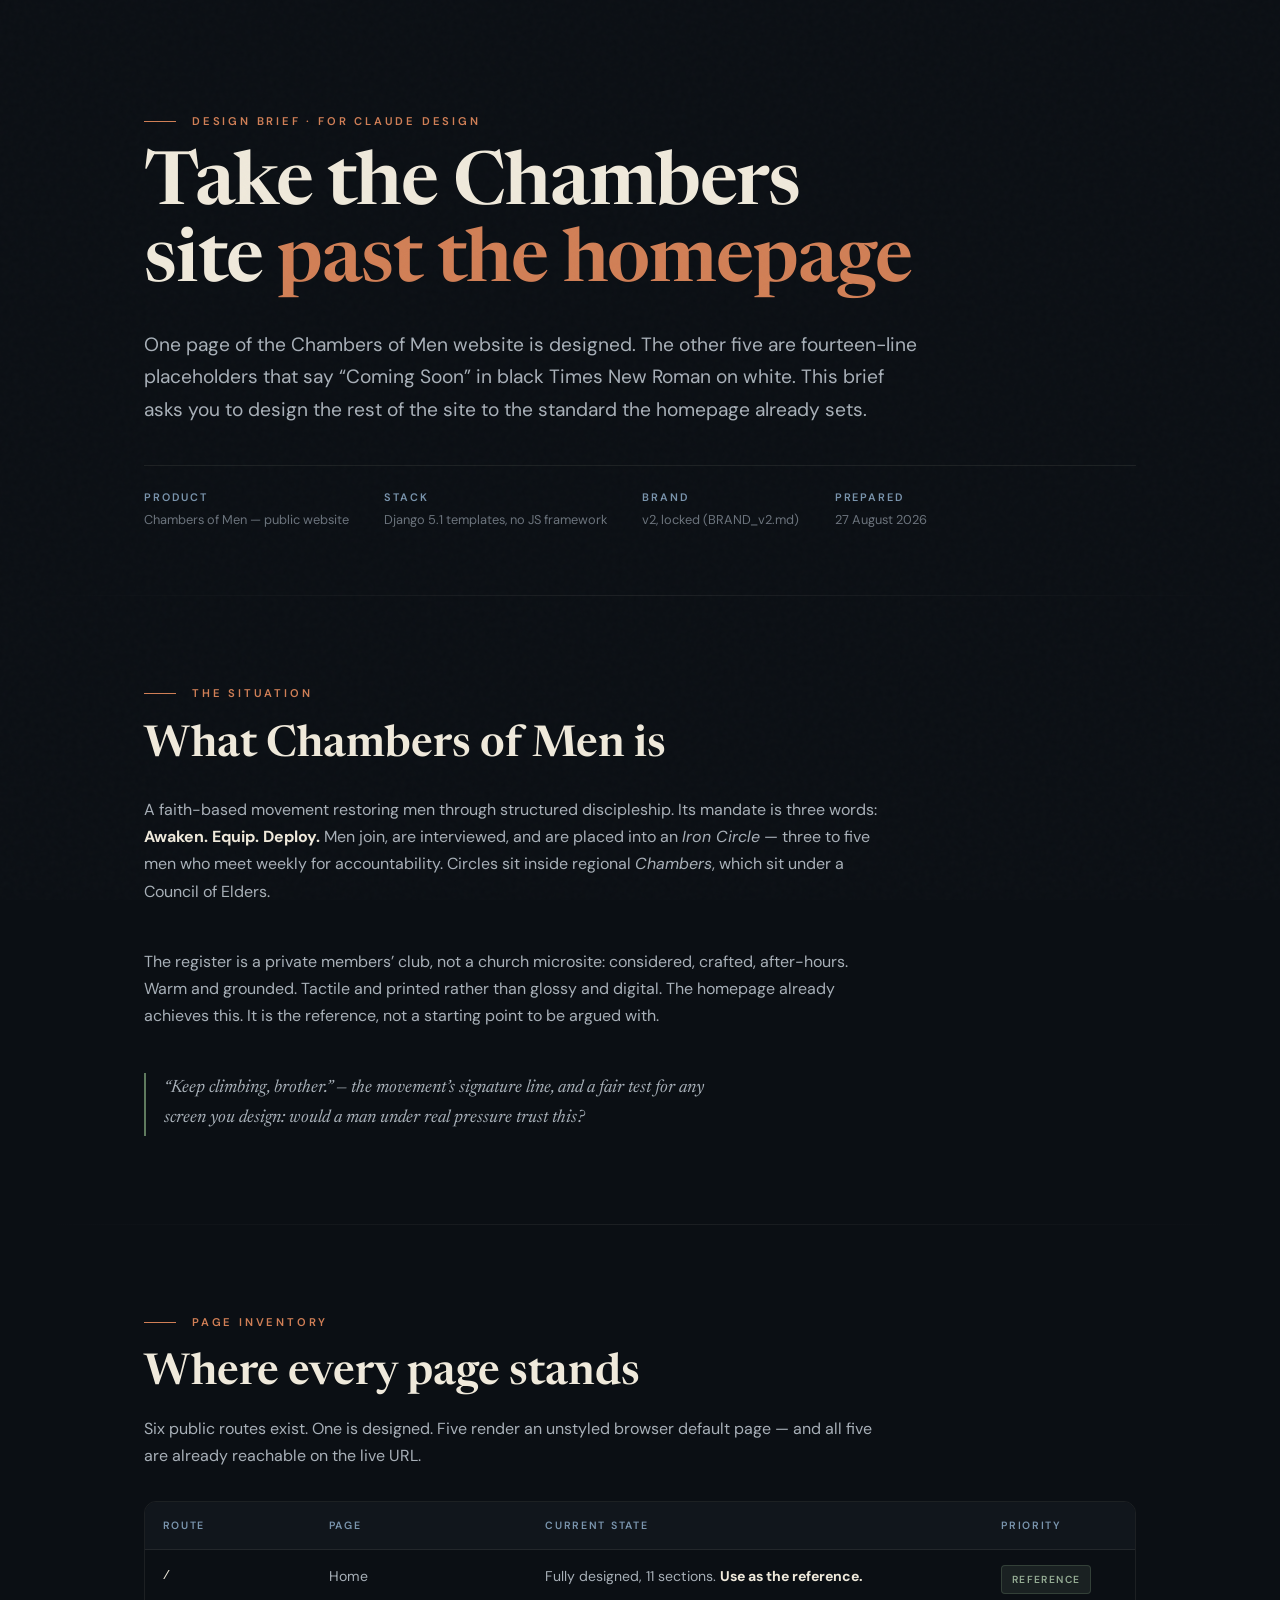
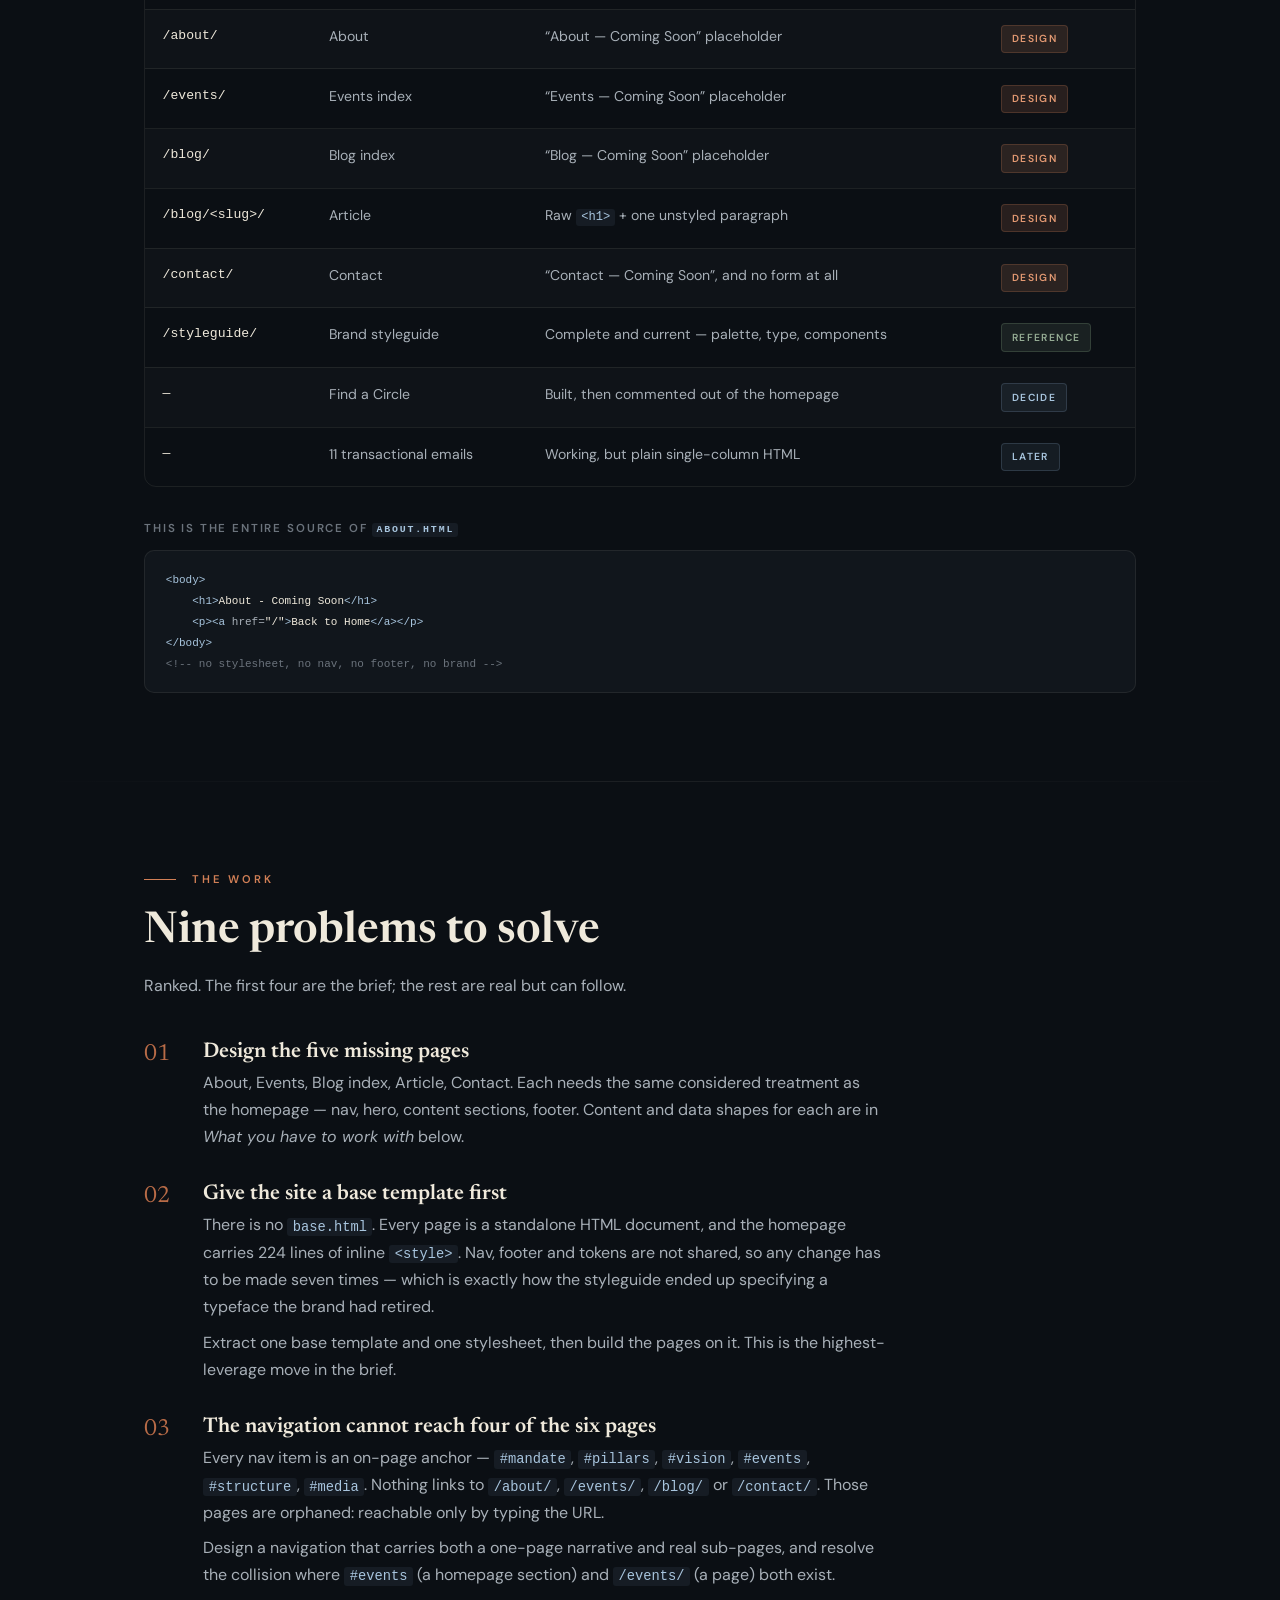
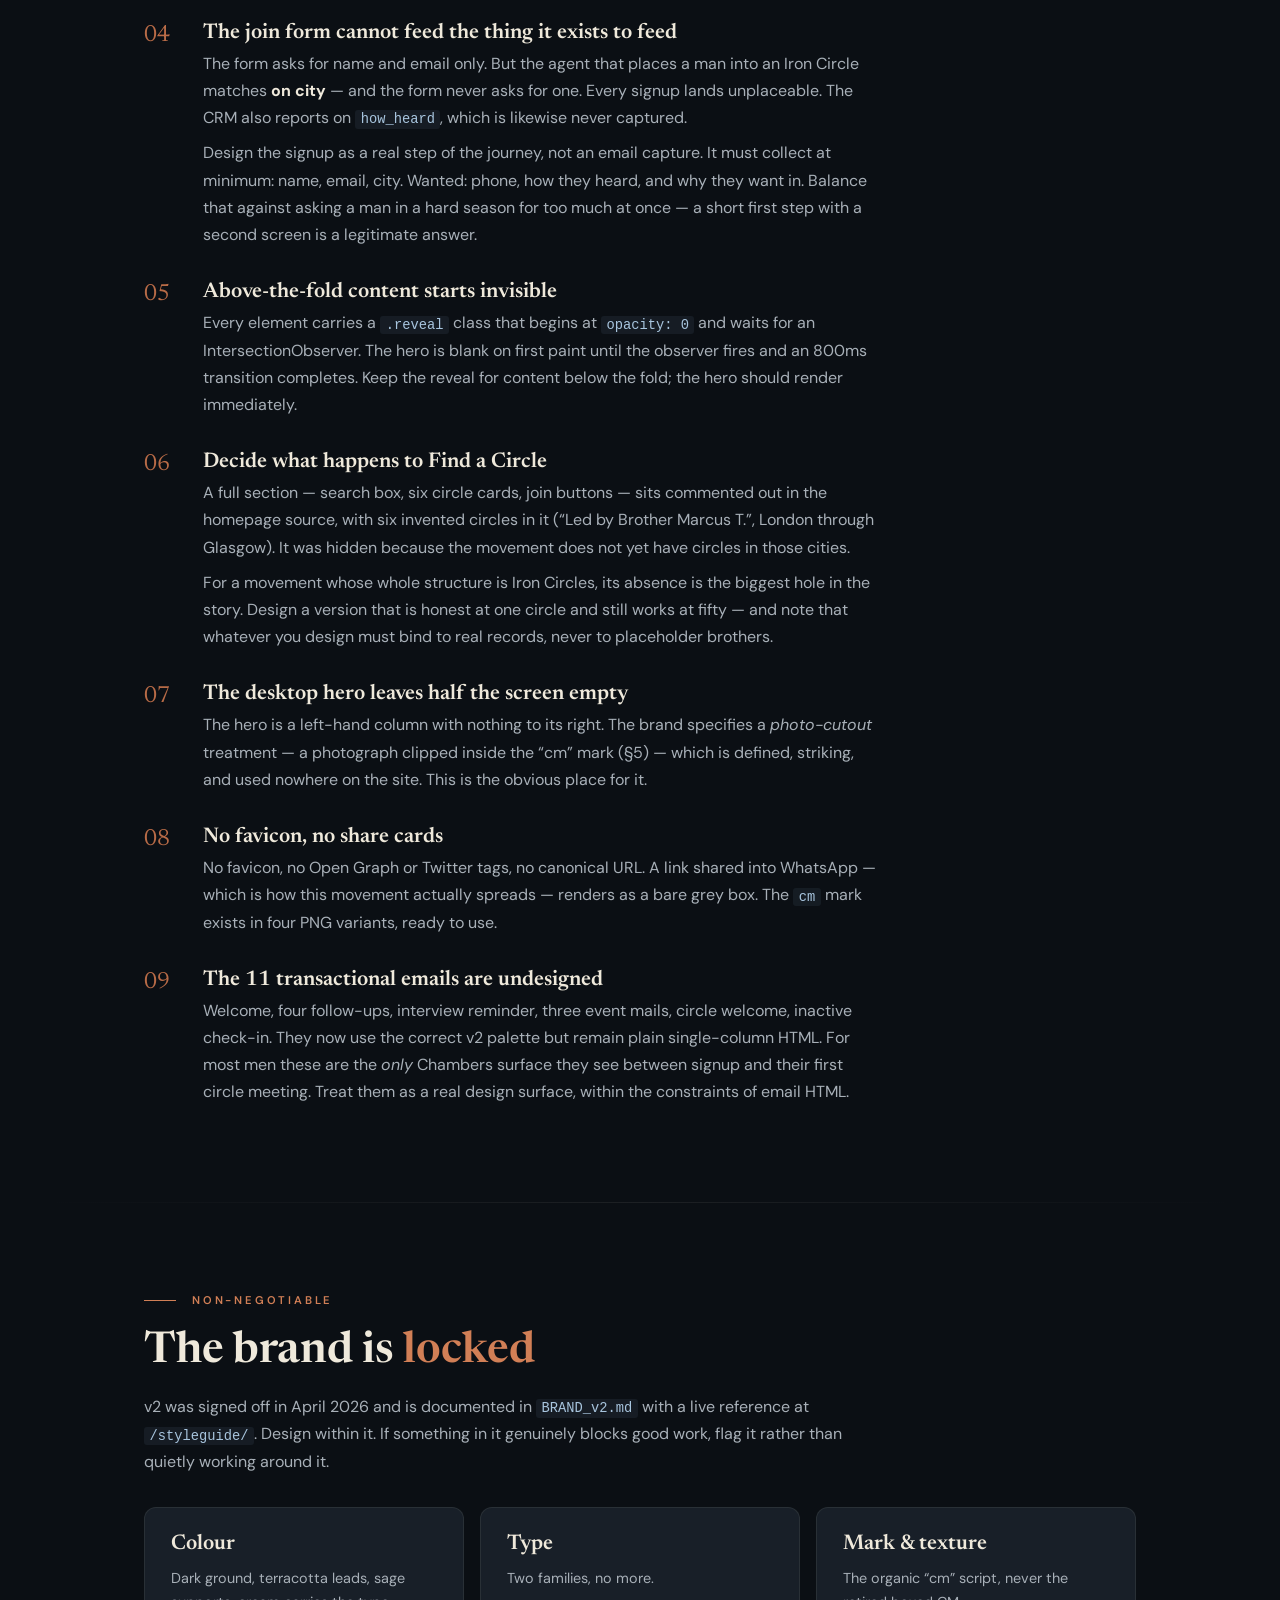
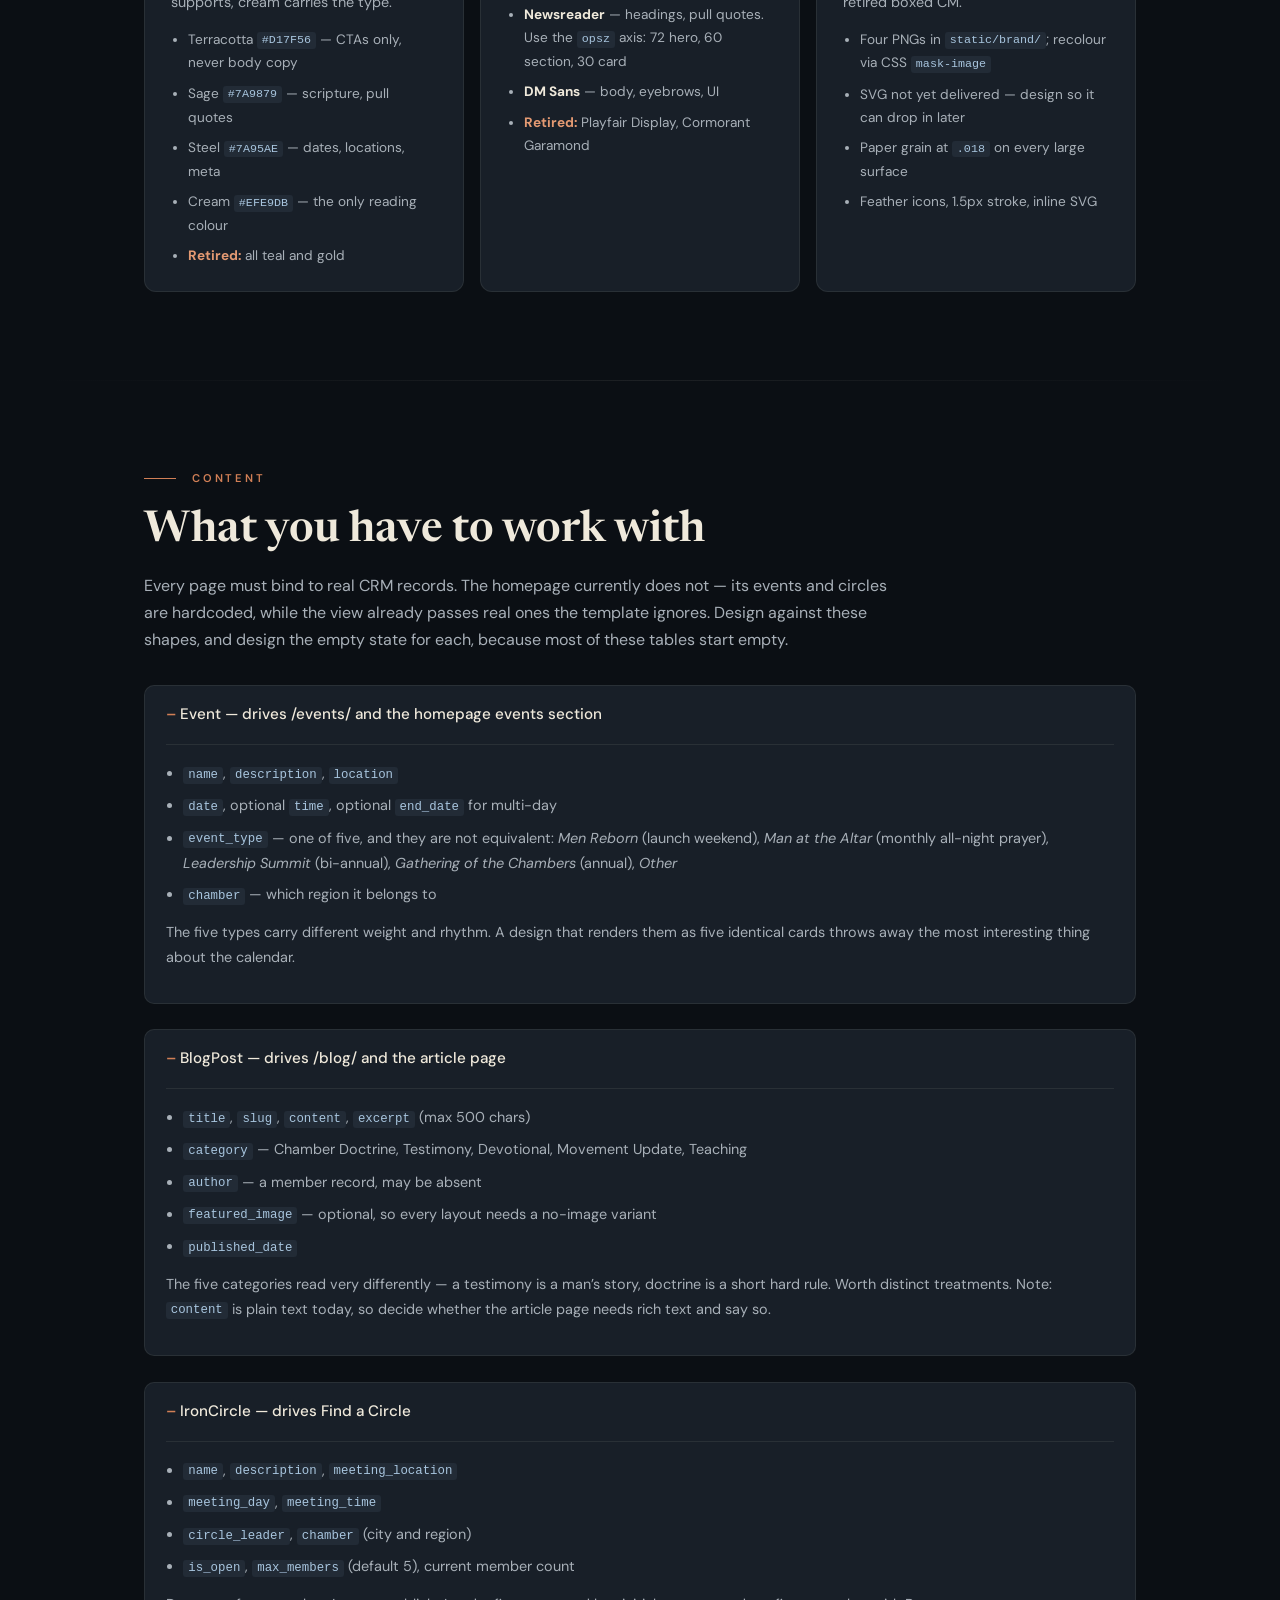
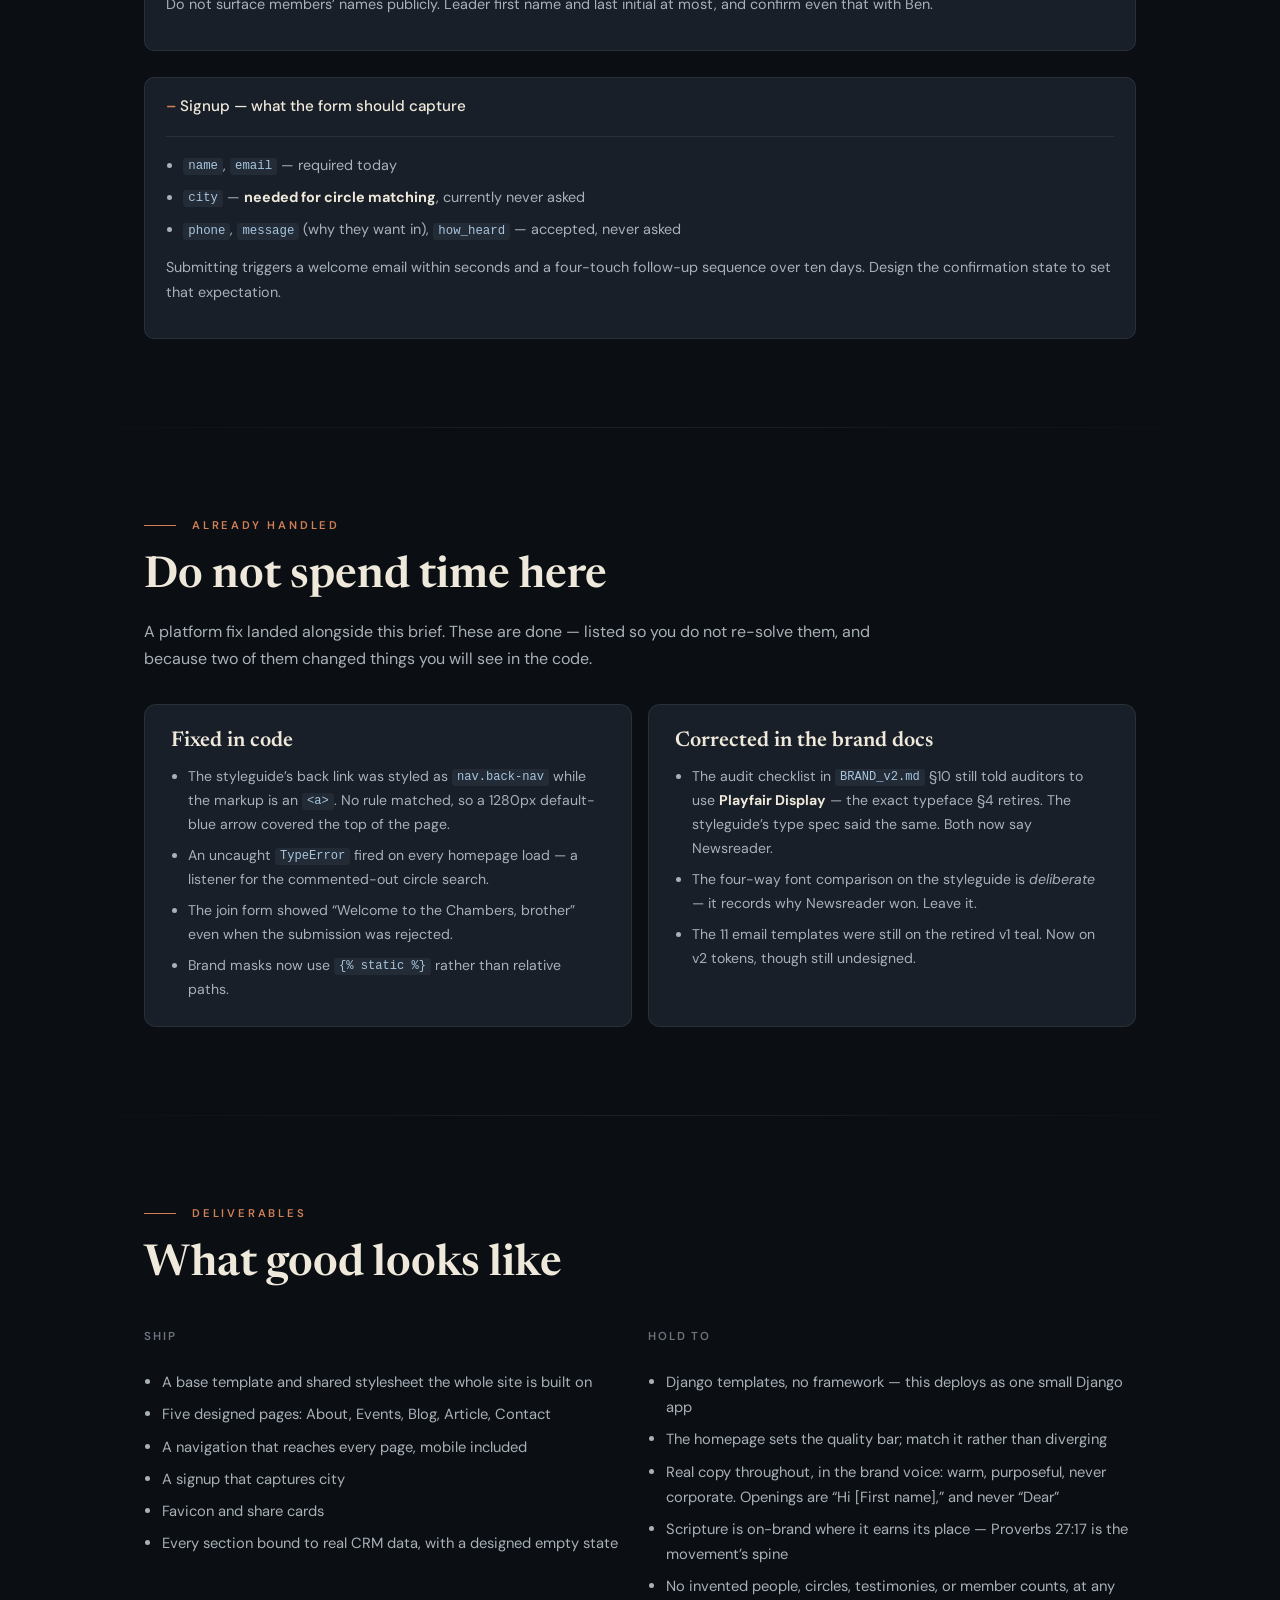
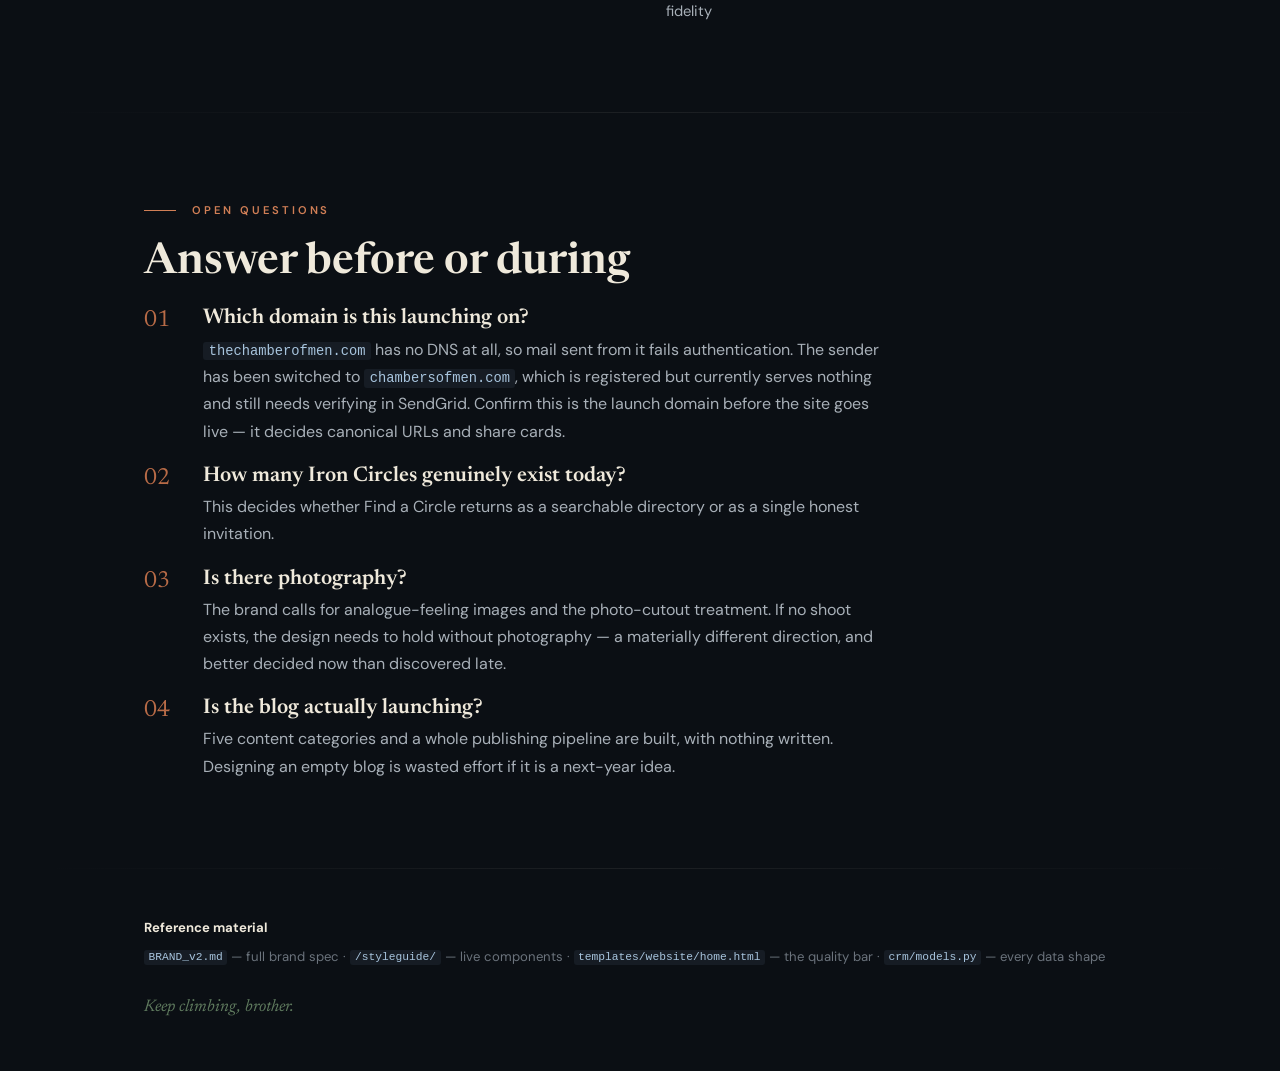
<file: docs/design-brief-print.html>
<!DOCTYPE html>
<html lang="en">
<head>
<meta charset="utf-8">
<title>Chambers of Men Website Brief</title>
<link rel="preconnect" href="https://fonts.googleapis.com">
<link rel="preconnect" href="https://fonts.gstatic.com" crossorigin>
<link href="https://fonts.googleapis.com/css2?family=Newsreader:ital,opsz,wght@0,6..72,200..800;1,6..72,200..800&family=DM+Sans:ital,opsz,wght@0,9..40,300..700;1,9..40,300..400&display=swap" rel="stylesheet">

<style>
  /* ------------------------------------------------------------------
     Chambers of Men v2 tokens — verbatim from BRAND_v2.md §3.
     This brand deliberately commits to a single dark "members-club"
     world (§3: "the members-club mood lives in the dark"), so this page
     is single-theme by design and paints every colour explicitly.
     ------------------------------------------------------------------ */
  :root {
    --bg-deep: #0B0F14;
    --bg-base: #11161C;
    --bg-surface: #181F28;
    --bg-elevated: #1F2731;

    --terracotta: #D17F56;
    --terracotta-light: #E39972;
    --terracotta-dim: #B86B47;
    --terracotta-glow: rgba(209,127,86,.15);

    --sage: #7A9879;
    --sage-light: #94AB93;
    --sage-dim: #5F7A5E;
    --sage-glow: rgba(122,152,121,.14);

    --steel: #7A95AE;
    --steel-light: #A8C5DE;
    --steel-glow: rgba(122,149,174,.10);

    --cream: #EFE9DB;
    --text-primary: #EFE9DB;
    --text-secondary: #A8B0B8;
    --text-dim: #6B737C;

    --border: rgba(239,233,219,.08);
    --border-hover: rgba(209,127,86,.22);

    --measure: 68ch;
    --gutter: clamp(1.25rem, 5vw, 4rem);
  }

  * { box-sizing: border-box; }

  body {
    margin: 0;
    background: var(--bg-deep);
    color: var(--text-secondary);
    font-family: 'DM Sans', -apple-system, 'Segoe UI', Helvetica, Arial, sans-serif;
    font-size: 1rem;
    line-height: 1.7;
    -webkit-font-smoothing: antialiased;
  }

  /* Paper grain — BRAND_v2.md §5, held at .018 */
  body::after {
    content: '';
    position: fixed; inset: 0;
    background: url("data:image/svg+xml,%3Csvg viewBox='0 0 200 200' xmlns='http://www.w3.org/2000/svg'%3E%3Cfilter id='g'%3E%3CfeTurbulence type='fractalNoise' baseFrequency='.85' numOctaves='3' stitchTiles='stitch'/%3E%3C/filter%3E%3Crect width='100%25' height='100%25' filter='url(%23g)' opacity='.018'/%3E%3C/svg%3E");
    pointer-events: none;
    z-index: 9999;
  }

  h1, h2, h3, h4 {
    font-family: 'Newsreader', Georgia, serif;
    color: var(--cream);
    font-weight: 600;
    line-height: 1.15;
    text-wrap: balance;
    margin: 0;
  }

  .at { color: var(--terracotta); }
  .sg { color: var(--sage); }

  a { color: var(--terracotta); text-decoration-thickness: 1px; text-underline-offset: 3px; }
  a:hover { color: var(--terracotta-light); }
  a:focus-visible,
  summary:focus-visible { outline: 2px solid var(--terracotta); outline-offset: 3px; border-radius: 3px; }

  code {
    font-family: ui-monospace, 'SF Mono', Menlo, Consolas, monospace;
    font-size: .86em;
    color: var(--steel-light);
    background: rgba(122,149,174,.10);
    padding: .12em .4em;
    border-radius: 3px;
  }

  /* ---------- layout ---------- */
  .wrap { max-width: 1120px; margin: 0 auto; padding-inline: var(--gutter); }
  .prose { max-width: var(--measure); }
  .prose p { margin: 0 0 1.1rem; }
  .prose p:last-child { margin-bottom: 0; }

  section { padding-block: clamp(3rem, 7vw, 5.5rem); }

  .sep {
    height: 1px;
    background: linear-gradient(90deg, transparent, var(--border), transparent);
    max-width: 1200px;
    margin: 0 auto;
  }

  .stack { display: flex; flex-direction: column; gap: 1.6rem; }
  .stack-sm { display: flex; flex-direction: column; gap: .75rem; }

  /* ---------- eyebrow — BRAND_v2.md §7 ---------- */
  .eyebrow {
    font-size: .7rem;
    font-weight: 600;
    letter-spacing: .25em;
    text-transform: uppercase;
    color: var(--terracotta);
    display: flex;
    align-items: center;
    gap: 1rem;
    margin-bottom: 1.1rem;
  }
  .eyebrow::before {
    content: '';
    width: 32px; height: 1px;
    background: var(--terracotta);
    flex: none;
  }

  /* ---------- masthead ---------- */
  .masthead { padding-block: clamp(3.5rem, 9vw, 7rem) clamp(2.5rem, 6vw, 4rem); }
  .masthead h1 {
    font-size: clamp(2.6rem, 6vw, 4.6rem);
    font-variation-settings: 'opsz' 72;
    letter-spacing: -.015em;
    line-height: 1.05;
  }
  .masthead .standfirst {
    font-size: clamp(1.05rem, 1.6vw, 1.2rem);
    color: var(--text-secondary);
    max-width: 60ch;
    margin-top: 1.6rem;
  }

  .meta-strip {
    display: flex;
    flex-wrap: wrap;
    gap: .6rem 2.2rem;
    margin-top: 2.4rem;
    padding-top: 1.4rem;
    border-top: 1px solid var(--border);
    font-size: .8rem;
    color: var(--text-dim);
  }
  .meta-strip b {
    display: block;
    font-weight: 600;
    font-size: .68rem;
    letter-spacing: .18em;
    text-transform: uppercase;
    color: var(--steel);
    margin-bottom: .15rem;
  }

  h2 {
    font-size: clamp(1.9rem, 3.6vw, 2.7rem);
    font-variation-settings: 'opsz' 60;
  }
  h3 {
    font-size: 1.32rem;
    font-variation-settings: 'opsz' 30;
  }

  /* ---------- cards ---------- */
  .card {
    background: var(--bg-surface);
    border: 1px solid var(--border);
    border-radius: 12px;
    padding: 1.5rem 1.6rem;
  }
  .grid { display: grid; gap: 1rem; }
  @media (min-width: 720px) { .cols-2 { grid-template-columns: 1fr 1fr; } }
  @media (min-width: 900px) { .cols-3 { grid-template-columns: repeat(3, 1fr); } }

  /* ---------- priority chips ---------- */
  .chip {
    display: inline-flex;
    align-items: center;
    gap: .4rem;
    font-size: .64rem;
    font-weight: 600;
    letter-spacing: .14em;
    text-transform: uppercase;
    padding: .28rem .6rem;
    border-radius: 4px;
    white-space: nowrap;
    border: 1px solid;
  }
  .chip-must  { color: var(--terracotta-light); border-color: var(--border-hover); background: var(--terracotta-glow); }
  .chip-then  { color: var(--steel-light);      border-color: rgba(122,149,174,.24); background: var(--steel-glow); }
  .chip-done  { color: var(--sage-light);       border-color: rgba(122,152,121,.26); background: var(--sage-glow); }

  /* ---------- table ---------- */
  .table-scroll { overflow-x: auto; border: 1px solid var(--border); border-radius: 12px; }
  table { border-collapse: collapse; width: 100%; min-width: 640px; font-size: .88rem; }
  thead th {
    text-align: left;
    font-size: .66rem;
    font-weight: 600;
    letter-spacing: .16em;
    text-transform: uppercase;
    color: var(--steel);
    padding: .9rem 1.1rem;
    background: var(--bg-base);
    border-bottom: 1px solid var(--border);
    white-space: nowrap;
  }
  tbody td {
    padding: .95rem 1.1rem;
    border-bottom: 1px solid var(--border);
    vertical-align: top;
  }
  tbody tr:last-child td { border-bottom: 0; }
  tbody tr:nth-child(even) { background: rgba(239,233,219,.015); }
  td.route { color: var(--cream); font-family: ui-monospace, 'SF Mono', Menlo, monospace; font-size: .82rem; white-space: nowrap; }

  /* ---------- numbered problems (a real ranked list) ---------- */
  ol.problems { list-style: none; counter-reset: p; margin: 0; padding: 0; display: flex; flex-direction: column; gap: 1.5rem; }
  ol.problems > li { counter-increment: p; display: grid; grid-template-columns: 2.6rem 1fr; gap: 1.1rem; }
  ol.problems > li::before {
    content: counter(p, decimal-leading-zero);
    font-family: 'Newsreader', Georgia, serif;
    font-size: 1.45rem;
    font-variation-settings: 'opsz' 30;
    color: var(--terracotta-dim);
    line-height: 1.25;
  }
  ol.problems h3 { margin-bottom: .3rem; }
  ol.problems p { margin: 0 0 .5rem; max-width: 62ch; }

  ul.plain { margin: 0; padding-left: 1.1rem; }
  ul.plain li { margin-bottom: .45rem; }
  ul.plain li:last-child { margin-bottom: 0; }

  .note {
    border-left: 2px solid var(--sage-dim);
    padding: .1rem 0 .1rem 1.1rem;
    color: var(--text-secondary);
    font-family: 'Newsreader', Georgia, serif;
    font-style: italic;
    font-size: 1.1rem;
    font-variation-settings: 'opsz' 36;
    max-width: 58ch;
  }

  pre {
    background: var(--bg-base);
    border: 1px solid var(--border);
    border-radius: 10px;
    padding: 1.1rem 1.3rem;
    overflow-x: auto;
    margin: 0;
    font-size: .8rem;
    line-height: 1.65;
    color: var(--text-secondary);
  }
  pre code { background: none; padding: 0; color: inherit; }
  .c-tag { color: var(--steel-light); }
  .c-txt { color: var(--cream); }
  .c-dim { color: var(--text-dim); }

  details {
    border: 1px solid var(--border);
    border-radius: 10px;
    background: var(--bg-surface);
    padding: 0 1.3rem;
  }
  summary {
    cursor: pointer;
    padding: 1rem 0;
    color: var(--cream);
    font-weight: 500;
    font-size: .95rem;
    list-style: none;
  }
  summary::-webkit-details-marker { display: none; }
  summary::before { content: '+ '; color: var(--terracotta); font-weight: 600; }
  details[open] summary::before { content: '– '; }
  details[open] summary { border-bottom: 1px solid var(--border); margin-bottom: 1rem; }
  details > *:last-child { padding-bottom: 1.2rem; }

  .kicker {
    font-size: .72rem;
    letter-spacing: .16em;
    text-transform: uppercase;
    color: var(--text-dim);
    font-weight: 600;
  }

  footer {
    padding-block: 3rem 4rem;
    color: var(--text-dim);
    font-size: .82rem;
  }

  @media (prefers-reduced-motion: reduce) {
    * { animation: none !important; transition: none !important; }
  }
</style>

<style>
/* ------------------------------------------------------------------
   Print stylesheet. The artifact is a dark, screen-first document;
   these rules make it survive pagination without losing its identity.
   ------------------------------------------------------------------ */
@page { size: A4; margin: 0; }

@media print {
  /* Chrome drops background fills in print by default. Without this the
     dark ground disappears and every cream heading renders white-on-white. */
  *, *::before, *::after {
    -webkit-print-color-adjust: exact !important;
    print-color-adjust: exact !important;
  }

  html, body { background: #0B0F14 !important; }

  /* @page margin is 0 so the dark ground bleeds to the paper edge;
     the real margin lives here instead. */
  body { padding: 16mm 0; font-size: 10.5pt; line-height: 1.6; }
  .wrap { max-width: none; padding-inline: 16mm; }

  /* position:fixed paints on every single page - as a full-page grain
     overlay that means 12 stacked copies. */
  body::after { display: none !important; }

  section { padding-block: 9mm; }
  .masthead { padding-block: 0 9mm; }
  .masthead h1 { font-size: 34pt; }
  .masthead .standfirst { font-size: 12pt; max-width: none; }
  h2 { font-size: 19pt; }
  h3 { font-size: 12.5pt; }
  .prose, .prose p { max-width: none; }

  /* Keep atomic blocks whole across the page break. */
  .card,
  details,
  pre,
  ol.problems > li,
  .meta-strip,
  .note { break-inside: avoid; page-break-inside: avoid; }

  /* Never strand a heading at the foot of a page. */
  h2, h3, .eyebrow { break-after: avoid; page-break-after: avoid; }
  .eyebrow { break-before: auto; }

  /* On screen the table scrolls inside its own box; on paper it must
     simply fit, and repeat its header on each page it spans. */
  .table-scroll { overflow: visible !important; }
  table { min-width: 0 !important; width: 100% !important; font-size: 9pt; }
  thead { display: table-header-group; }
  tbody tr { break-inside: avoid; page-break-inside: avoid; }
  td.route { font-size: 8.5pt; }

  /* <details> markers are interaction affordances with no meaning in print. */
  summary::before { content: '' !important; }
  summary { padding-bottom: .5rem; }

  a { text-decoration: none; }

  /* Grid gaps collapse unpredictably when a grid straddles a page. */
  .grid.cols-2, .grid.cols-3 { display: block; }
  .grid.cols-2 > .card, .grid.cols-3 > .card { margin-bottom: 5mm; }
  .grid.cols-2 > .stack-sm { margin-bottom: 6mm; }

  footer { padding-block: 8mm 0; }
}
</style>

</head>
<body>


<header class="masthead">
  <div class="wrap">
    <div class="eyebrow">Design Brief &middot; For Claude Design</div>
    <h1>Take the Chambers<br>site <span class="at">past the homepage</span></h1>
    <p class="standfirst">
      One page of the Chambers of Men website is designed. The other five are
      fourteen-line placeholders that say &ldquo;Coming Soon&rdquo; in black
      Times New Roman on white. This brief asks you to design the rest of the
      site to the standard the homepage already sets.
    </p>

    <div class="meta-strip">
      <div><b>Product</b>Chambers of Men &mdash; public website</div>
      <div><b>Stack</b>Django 5.1 templates, no JS framework</div>
      <div><b>Brand</b>v2, locked (BRAND_v2.md)</div>
      <div><b>Prepared</b>27 August 2026</div>
    </div>
  </div>
</header>

<div class="sep"></div>

<section>
  <div class="wrap">
    <div class="eyebrow">The Situation</div>
    <div class="prose stack">
      <h2>What Chambers of Men is</h2>
      <p>
        A faith-based movement restoring men through structured discipleship.
        Its mandate is three words: <strong style="color:var(--cream)">Awaken. Equip.
        Deploy.</strong> Men join, are interviewed, and are placed into an
        <em>Iron Circle</em> &mdash; three to five men who meet weekly for
        accountability. Circles sit inside regional <em>Chambers</em>, which sit
        under a Council of Elders.
      </p>
      <p>
        The register is a private members&rsquo; club, not a church microsite:
        considered, crafted, after-hours. Warm and grounded. Tactile and printed
        rather than glossy and digital. The homepage already achieves this. It is
        the reference, not a starting point to be argued with.
      </p>
      <p class="note">
        &ldquo;Keep climbing, brother.&rdquo; &mdash; the movement&rsquo;s
        signature line, and a fair test for any screen you design: would a man
        under real pressure trust this?
      </p>
    </div>
  </div>
</section>

<div class="sep"></div>

<section>
  <div class="wrap">
    <div class="eyebrow">Page Inventory</div>
    <h2>Where every page stands</h2>
    <p class="prose" style="margin:1rem 0 2rem">
      Six public routes exist. One is designed. Five render an unstyled browser
      default page &mdash; and all five are already reachable on the live URL.
    </p>

    <div class="table-scroll">
      <table>
        <thead>
          <tr>
            <th>Route</th>
            <th>Page</th>
            <th>Current state</th>
            <th>Priority</th>
          </tr>
        </thead>
        <tbody>
          <tr>
            <td class="route">/</td>
            <td>Home</td>
            <td>Fully designed, 11 sections. <strong style="color:var(--cream)">Use as the reference.</strong></td>
            <td><span class="chip chip-done">Reference</span></td>
          </tr>
          <tr>
            <td class="route">/about/</td>
            <td>About</td>
            <td>&ldquo;About &mdash; Coming Soon&rdquo; placeholder</td>
            <td><span class="chip chip-must">Design</span></td>
          </tr>
          <tr>
            <td class="route">/events/</td>
            <td>Events index</td>
            <td>&ldquo;Events &mdash; Coming Soon&rdquo; placeholder</td>
            <td><span class="chip chip-must">Design</span></td>
          </tr>
          <tr>
            <td class="route">/blog/</td>
            <td>Blog index</td>
            <td>&ldquo;Blog &mdash; Coming Soon&rdquo; placeholder</td>
            <td><span class="chip chip-must">Design</span></td>
          </tr>
          <tr>
            <td class="route">/blog/&lt;slug&gt;/</td>
            <td>Article</td>
            <td>Raw <code>&lt;h1&gt;</code> + one unstyled paragraph</td>
            <td><span class="chip chip-must">Design</span></td>
          </tr>
          <tr>
            <td class="route">/contact/</td>
            <td>Contact</td>
            <td>&ldquo;Contact &mdash; Coming Soon&rdquo;, and no form at all</td>
            <td><span class="chip chip-must">Design</span></td>
          </tr>
          <tr>
            <td class="route">/styleguide/</td>
            <td>Brand styleguide</td>
            <td>Complete and current &mdash; palette, type, components</td>
            <td><span class="chip chip-done">Reference</span></td>
          </tr>
          <tr>
            <td class="route">&mdash;</td>
            <td>Find a Circle</td>
            <td>Built, then commented out of the homepage</td>
            <td><span class="chip chip-then">Decide</span></td>
          </tr>
          <tr>
            <td class="route">&mdash;</td>
            <td>11 transactional emails</td>
            <td>Working, but plain single-column HTML</td>
            <td><span class="chip chip-then">Later</span></td>
          </tr>
        </tbody>
      </table>
    </div>

    <div style="margin-top:2rem">
      <p class="kicker" style="margin-bottom:.7rem">This is the entire source of <code>about.html</code></p>
      <pre><code><span class="c-tag">&lt;body&gt;</span>
    <span class="c-tag">&lt;h1&gt;</span><span class="c-txt">About - Coming Soon</span><span class="c-tag">&lt;/h1&gt;</span>
    <span class="c-tag">&lt;p&gt;&lt;a</span> href=<span class="c-txt">"/"</span><span class="c-tag">&gt;</span><span class="c-txt">Back to Home</span><span class="c-tag">&lt;/a&gt;&lt;/p&gt;</span>
<span class="c-tag">&lt;/body&gt;</span>
<span class="c-dim">&lt;!-- no stylesheet, no nav, no footer, no brand --&gt;</span></code></pre>
    </div>
  </div>
</section>

<div class="sep"></div>

<section>
  <div class="wrap">
    <div class="eyebrow">The Work</div>
    <h2>Nine problems to solve</h2>
    <p class="prose" style="margin:1rem 0 2.5rem">
      Ranked. The first four are the brief; the rest are real but can follow.
    </p>

    <ol class="problems">
      <li>
        <div>
          <h3>Design the five missing pages</h3>
          <p>
            About, Events, Blog index, Article, Contact. Each needs the same
            considered treatment as the homepage &mdash; nav, hero, content
            sections, footer. Content and data shapes for each are in
            <em>What you have to work with</em> below.
          </p>
        </div>
      </li>

      <li>
        <div>
          <h3>Give the site a base template first</h3>
          <p>
            There is no <code>base.html</code>. Every page is a standalone HTML
            document, and the homepage carries 224 lines of inline
            <code>&lt;style&gt;</code>. Nav, footer and tokens are not shared, so
            any change has to be made seven times &mdash; which is exactly how the
            styleguide ended up specifying a typeface the brand had retired.
          </p>
          <p>
            Extract one base template and one stylesheet, then build the pages on
            it. This is the highest-leverage move in the brief.
          </p>
        </div>
      </li>

      <li>
        <div>
          <h3>The navigation cannot reach four of the six pages</h3>
          <p>
            Every nav item is an on-page anchor &mdash;
            <code>#mandate</code>, <code>#pillars</code>, <code>#vision</code>,
            <code>#events</code>, <code>#structure</code>, <code>#media</code>.
            Nothing links to <code>/about/</code>, <code>/events/</code>,
            <code>/blog/</code> or <code>/contact/</code>. Those pages are
            orphaned: reachable only by typing the URL.
          </p>
          <p>
            Design a navigation that carries both a one-page narrative and real
            sub-pages, and resolve the collision where <code>#events</code>
            (a homepage section) and <code>/events/</code> (a page) both exist.
          </p>
        </div>
      </li>

      <li>
        <div>
          <h3>The join form cannot feed the thing it exists to feed</h3>
          <p>
            The form asks for name and email only. But the agent that places a man
            into an Iron Circle matches <strong style="color:var(--cream)">on
            city</strong> &mdash; and the form never asks for one. Every signup
            lands unplaceable. The CRM also reports on <code>how_heard</code>,
            which is likewise never captured.
          </p>
          <p>
            Design the signup as a real step of the journey, not an email capture.
            It must collect at minimum: name, email, city. Wanted:
            phone, how they heard, and why they want in. Balance that against
            asking a man in a hard season for too much at once &mdash; a short
            first step with a second screen is a legitimate answer.
          </p>
        </div>
      </li>

      <li>
        <div>
          <h3>Above-the-fold content starts invisible</h3>
          <p>
            Every element carries a <code>.reveal</code> class that begins at
            <code>opacity: 0</code> and waits for an IntersectionObserver. The
            hero is blank on first paint until the observer fires and an 800ms
            transition completes. Keep the reveal for content below the fold;
            the hero should render immediately.
          </p>
        </div>
      </li>

      <li>
        <div>
          <h3>Decide what happens to Find a Circle</h3>
          <p>
            A full section &mdash; search box, six circle cards, join buttons
            &mdash; sits commented out in the homepage source, with six invented
            circles in it (&ldquo;Led by Brother Marcus T.&rdquo;, London through
            Glasgow). It was hidden because the movement does not yet have circles
            in those cities.
          </p>
          <p>
            For a movement whose whole structure is Iron Circles, its absence is
            the biggest hole in the story. Design a version that is honest at
            one circle and still works at fifty &mdash; and note that whatever you
            design must bind to real records, never to placeholder brothers.
          </p>
        </div>
      </li>

      <li>
        <div>
          <h3>The desktop hero leaves half the screen empty</h3>
          <p>
            The hero is a left-hand column with nothing to its right. The brand
            specifies a <em>photo-cutout</em> treatment &mdash; a photograph
            clipped inside the &ldquo;cm&rdquo; mark (§5) &mdash; which is
            defined, striking, and used nowhere on the site. This is the obvious
            place for it.
          </p>
        </div>
      </li>

      <li>
        <div>
          <h3>No favicon, no share cards</h3>
          <p>
            No favicon, no Open Graph or Twitter tags, no canonical URL. A link
            shared into WhatsApp &mdash; which is how this movement actually
            spreads &mdash; renders as a bare grey box. The
            <code>cm</code> mark exists in four PNG variants, ready to use.
          </p>
        </div>
      </li>

      <li>
        <div>
          <h3>The 11 transactional emails are undesigned</h3>
          <p>
            Welcome, four follow-ups, interview reminder, three event mails,
            circle welcome, inactive check-in. They now use the correct v2
            palette but remain plain single-column HTML. For most men these are
            the <em>only</em> Chambers surface they see between signup and their
            first circle meeting. Treat them as a real design surface, within
            the constraints of email HTML.
          </p>
        </div>
      </li>
    </ol>
  </div>
</section>

<div class="sep"></div>

<section>
  <div class="wrap">
    <div class="eyebrow">Non-negotiable</div>
    <h2>The brand is <span class="at">locked</span></h2>
    <p class="prose" style="margin:1rem 0 2rem">
      v2 was signed off in April 2026 and is documented in
      <code>BRAND_v2.md</code> with a live reference at <code>/styleguide/</code>.
      Design within it. If something in it genuinely blocks good work, flag it
      rather than quietly working around it.
    </p>

    <div class="grid cols-3">
      <div class="card">
        <h3 style="margin-bottom:.6rem">Colour</h3>
        <p style="margin:0 0 .8rem;font-size:.9rem">Dark ground, terracotta leads, sage supports, cream carries the type.</p>
        <ul class="plain" style="font-size:.85rem">
          <li>Terracotta <code>#D17F56</code> &mdash; CTAs only, never body copy</li>
          <li>Sage <code>#7A9879</code> &mdash; scripture, pull quotes</li>
          <li>Steel <code>#7A95AE</code> &mdash; dates, locations, meta</li>
          <li>Cream <code>#EFE9DB</code> &mdash; the only reading colour</li>
          <li><strong style="color:var(--terracotta-light)">Retired:</strong> all teal and gold</li>
        </ul>
      </div>

      <div class="card">
        <h3 style="margin-bottom:.6rem">Type</h3>
        <p style="margin:0 0 .8rem;font-size:.9rem">Two families, no more.</p>
        <ul class="plain" style="font-size:.85rem">
          <li><strong style="color:var(--cream)">Newsreader</strong> &mdash; headings, pull quotes. Use the <code>opsz</code> axis: 72 hero, 60 section, 30 card</li>
          <li><strong style="color:var(--cream)">DM Sans</strong> &mdash; body, eyebrows, UI</li>
          <li><strong style="color:var(--terracotta-light)">Retired:</strong> Playfair Display, Cormorant Garamond</li>
        </ul>
      </div>

      <div class="card">
        <h3 style="margin-bottom:.6rem">Mark &amp; texture</h3>
        <p style="margin:0 0 .8rem;font-size:.9rem">The organic &ldquo;cm&rdquo; script, never the retired boxed CM.</p>
        <ul class="plain" style="font-size:.85rem">
          <li>Four PNGs in <code>static/brand/</code>; recolour via CSS <code>mask-image</code></li>
          <li>SVG not yet delivered &mdash; design so it can drop in later</li>
          <li>Paper grain at <code>.018</code> on every large surface</li>
          <li>Feather icons, 1.5px stroke, inline SVG</li>
        </ul>
      </div>
    </div>
  </div>
</section>

<div class="sep"></div>

<section>
  <div class="wrap">
    <div class="eyebrow">Content</div>
    <h2>What you have to work with</h2>
    <p class="prose" style="margin:1rem 0 2rem">
      Every page must bind to real CRM records. The homepage currently does not
      &mdash; its events and circles are hardcoded, while the view already passes
      real ones the template ignores. Design against these shapes, and design the
      empty state for each, because most of these tables start empty.
    </p>

    <div class="stack">
      <details open>
        <summary>Event &mdash; drives /events/ and the homepage events section</summary>
        <ul class="plain" style="font-size:.9rem">
          <li><code>name</code>, <code>description</code>, <code>location</code></li>
          <li><code>date</code>, optional <code>time</code>, optional <code>end_date</code> for multi-day</li>
          <li><code>event_type</code> &mdash; one of five, and they are not equivalent: <em>Men Reborn</em> (launch weekend), <em>Man at the Altar</em> (monthly all-night prayer), <em>Leadership Summit</em> (bi-annual), <em>Gathering of the Chambers</em> (annual), <em>Other</em></li>
          <li><code>chamber</code> &mdash; which region it belongs to</li>
        </ul>
        <p style="font-size:.9rem;margin-top:.8rem">
          The five types carry different weight and rhythm. A design that renders
          them as five identical cards throws away the most interesting thing
          about the calendar.
        </p>
      </details>

      <details open>
        <summary>BlogPost &mdash; drives /blog/ and the article page</summary>
        <ul class="plain" style="font-size:.9rem">
          <li><code>title</code>, <code>slug</code>, <code>content</code>, <code>excerpt</code> (max 500 chars)</li>
          <li><code>category</code> &mdash; Chamber Doctrine, Testimony, Devotional, Movement Update, Teaching</li>
          <li><code>author</code> &mdash; a member record, may be absent</li>
          <li><code>featured_image</code> &mdash; optional, so every layout needs a no-image variant</li>
          <li><code>published_date</code></li>
        </ul>
        <p style="font-size:.9rem;margin-top:.8rem">
          The five categories read very differently &mdash; a testimony is a
          man&rsquo;s story, doctrine is a short hard rule. Worth distinct
          treatments. Note: <code>content</code> is plain text today, so decide
          whether the article page needs rich text and say so.
        </p>
      </details>

      <details open>
        <summary>IronCircle &mdash; drives Find a Circle</summary>
        <ul class="plain" style="font-size:.9rem">
          <li><code>name</code>, <code>description</code>, <code>meeting_location</code></li>
          <li><code>meeting_day</code>, <code>meeting_time</code></li>
          <li><code>circle_leader</code>, <code>chamber</code> (city and region)</li>
          <li><code>is_open</code>, <code>max_members</code> (default 5), current member count</li>
        </ul>
        <p style="font-size:.9rem;margin-top:.8rem">
          Do not surface members&rsquo; names publicly. Leader first name and
          last initial at most, and confirm even that with Ben.
        </p>
      </details>

      <details open>
        <summary>Signup &mdash; what the form should capture</summary>
        <ul class="plain" style="font-size:.9rem">
          <li><code>name</code>, <code>email</code> &mdash; required today</li>
          <li><code>city</code> &mdash; <strong style="color:var(--cream)">needed for circle matching</strong>, currently never asked</li>
          <li><code>phone</code>, <code>message</code> (why they want in), <code>how_heard</code> &mdash; accepted, never asked</li>
        </ul>
        <p style="font-size:.9rem;margin-top:.8rem">
          Submitting triggers a welcome email within seconds and a
          four-touch follow-up sequence over ten days. Design the confirmation
          state to set that expectation.
        </p>
      </details>
    </div>
  </div>
</section>

<div class="sep"></div>

<section>
  <div class="wrap">
    <div class="eyebrow">Already Handled</div>
    <h2>Do not spend time here</h2>
    <p class="prose" style="margin:1rem 0 2rem">
      A platform fix landed alongside this brief. These are done &mdash; listed
      so you do not re-solve them, and because two of them changed things you
      will see in the code.
    </p>

    <div class="grid cols-2">
      <div class="card">
        <h3 style="margin-bottom:.7rem">Fixed in code</h3>
        <ul class="plain" style="font-size:.88rem">
          <li>The styleguide&rsquo;s back link was styled as <code>nav.back-nav</code> while the markup is an <code>&lt;a&gt;</code>. No rule matched, so a 1280px default-blue arrow covered the top of the page.</li>
          <li>An uncaught <code>TypeError</code> fired on every homepage load &mdash; a listener for the commented-out circle search.</li>
          <li>The join form showed &ldquo;Welcome to the Chambers, brother&rdquo; even when the submission was rejected.</li>
          <li>Brand masks now use <code>{% static %}</code> rather than relative paths.</li>
        </ul>
      </div>

      <div class="card">
        <h3 style="margin-bottom:.7rem">Corrected in the brand docs</h3>
        <ul class="plain" style="font-size:.88rem">
          <li>The audit checklist in <code>BRAND_v2.md</code> §10 still told auditors to use <strong style="color:var(--cream)">Playfair Display</strong> &mdash; the exact typeface §4 retires. The styleguide&rsquo;s type spec said the same. Both now say Newsreader.</li>
          <li>The four-way font comparison on the styleguide is <em>deliberate</em> &mdash; it records why Newsreader won. Leave it.</li>
          <li>The 11 email templates were still on the retired v1 teal. Now on v2 tokens, though still undesigned.</li>
        </ul>
      </div>
    </div>
  </div>
</section>

<div class="sep"></div>

<section>
  <div class="wrap">
    <div class="eyebrow">Deliverables</div>
    <h2>What good looks like</h2>

    <div class="grid cols-2" style="margin-top:1.6rem">
      <div class="stack-sm">
        <p class="kicker">Ship</p>
        <ul class="plain" style="font-size:.92rem">
          <li>A base template and shared stylesheet the whole site is built on</li>
          <li>Five designed pages: About, Events, Blog, Article, Contact</li>
          <li>A navigation that reaches every page, mobile included</li>
          <li>A signup that captures city</li>
          <li>Favicon and share cards</li>
          <li>Every section bound to real CRM data, with a designed empty state</li>
        </ul>
      </div>

      <div class="stack-sm">
        <p class="kicker">Hold to</p>
        <ul class="plain" style="font-size:.92rem">
          <li>Django templates, no framework &mdash; this deploys as one small Django app</li>
          <li>The homepage sets the quality bar; match it rather than diverging</li>
          <li>Real copy throughout, in the brand voice: warm, purposeful, never corporate. Openings are &ldquo;Hi [First name],&rdquo; and never &ldquo;Dear&rdquo;</li>
          <li>Scripture is on-brand where it earns its place &mdash; Proverbs 27:17 is the movement&rsquo;s spine</li>
          <li>No invented people, circles, testimonies, or member counts, at any fidelity</li>
        </ul>
      </div>
    </div>
  </div>
</section>

<div class="sep"></div>

<section>
  <div class="wrap">
    <div class="eyebrow">Open Questions</div>
    <h2>Answer before or during</h2>
    <div class="prose stack" style="margin-top:1.2rem">
      <ol class="problems" style="gap:1.2rem">
        <li>
          <div>
            <h3>Which domain is this launching on?</h3>
            <p>
              <code>thechamberofmen.com</code> has no DNS at all, so mail sent
              from it fails authentication. The sender has been switched to
              <code>chambersofmen.com</code>, which is registered but currently
              serves nothing and still needs verifying in SendGrid. Confirm this
              is the launch domain before the site goes live &mdash; it decides
              canonical URLs and share cards.
            </p>
          </div>
        </li>
        <li>
          <div>
            <h3>How many Iron Circles genuinely exist today?</h3>
            <p>
              This decides whether Find a Circle returns as a searchable
              directory or as a single honest invitation.
            </p>
          </div>
        </li>
        <li>
          <div>
            <h3>Is there photography?</h3>
            <p>
              The brand calls for analogue-feeling images and the photo-cutout
              treatment. If no shoot exists, the design needs to hold without
              photography &mdash; a materially different direction, and better
              decided now than discovered late.
            </p>
          </div>
        </li>
        <li>
          <div>
            <h3>Is the blog actually launching?</h3>
            <p>
              Five content categories and a whole publishing pipeline are built,
              with nothing written. Designing an empty blog is wasted effort if
              it is a next-year idea.
            </p>
          </div>
        </li>
      </ol>
    </div>
  </div>
</section>

<div class="sep"></div>

<footer>
  <div class="wrap">
    <p style="margin:0 0 .4rem"><strong style="color:var(--cream)">Reference material</strong></p>
    <p style="margin:0">
      <code>BRAND_v2.md</code> &mdash; full brand spec &middot;
      <code>/styleguide/</code> &mdash; live components &middot;
      <code>templates/website/home.html</code> &mdash; the quality bar &middot;
      <code>crm/models.py</code> &mdash; every data shape
    </p>
    <p style="margin:1.6rem 0 0;font-family:'Newsreader',Georgia,serif;font-style:italic;color:var(--sage-dim);font-size:1.05rem">
      Keep climbing, brother.
    </p>
  </div>
</footer>

</body>
</html>
</file>
